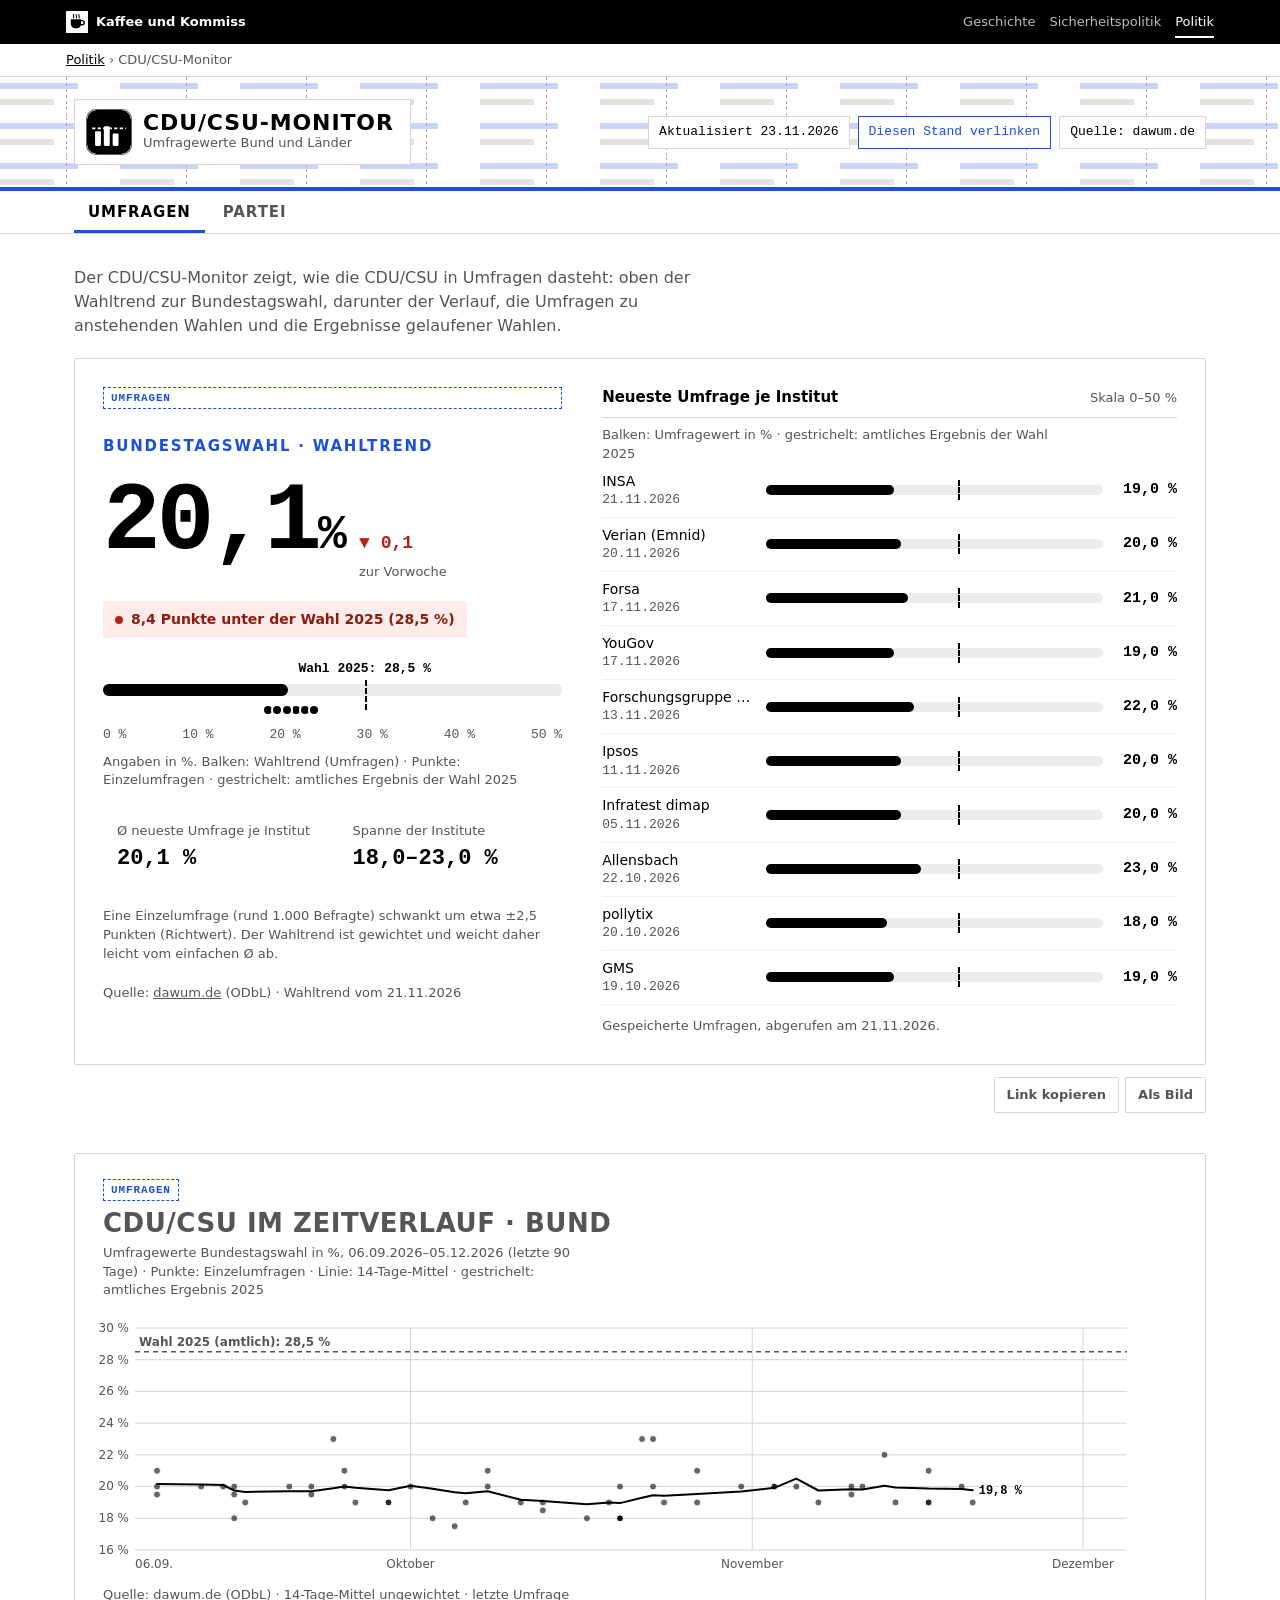
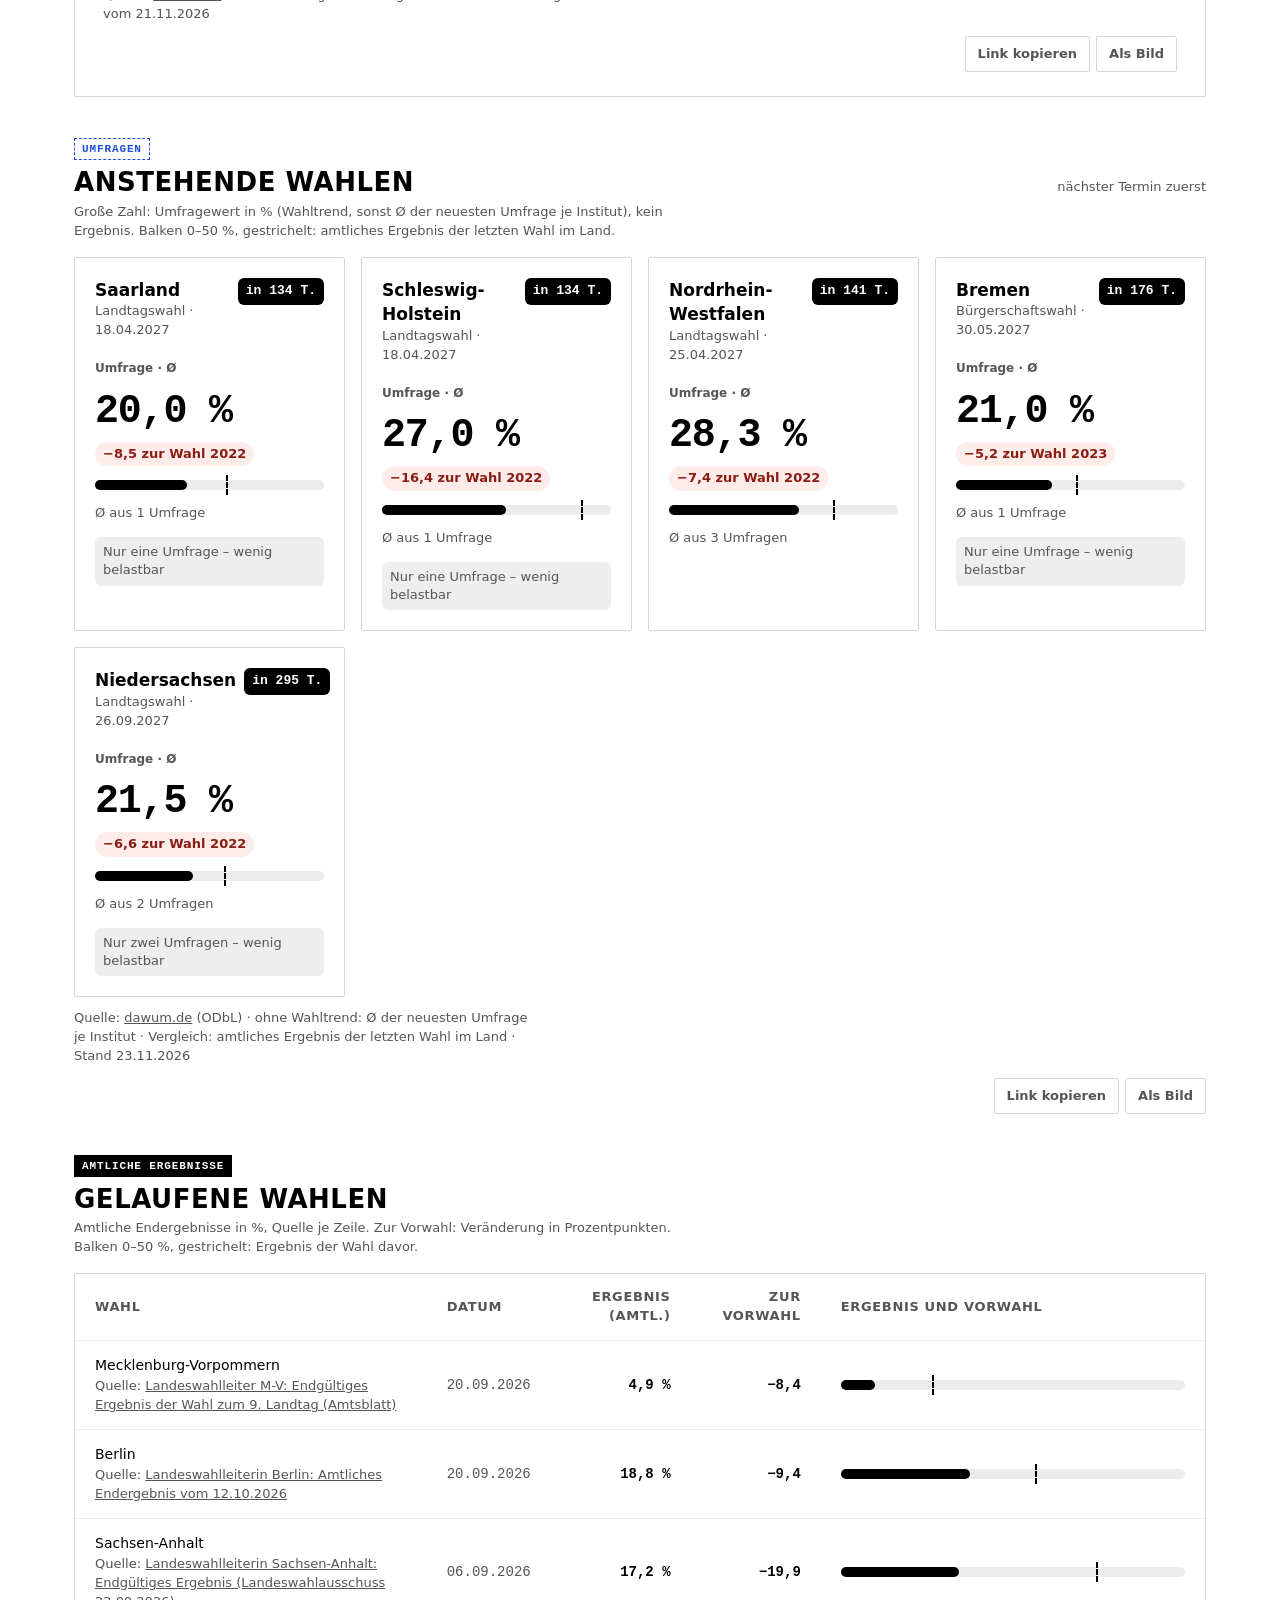
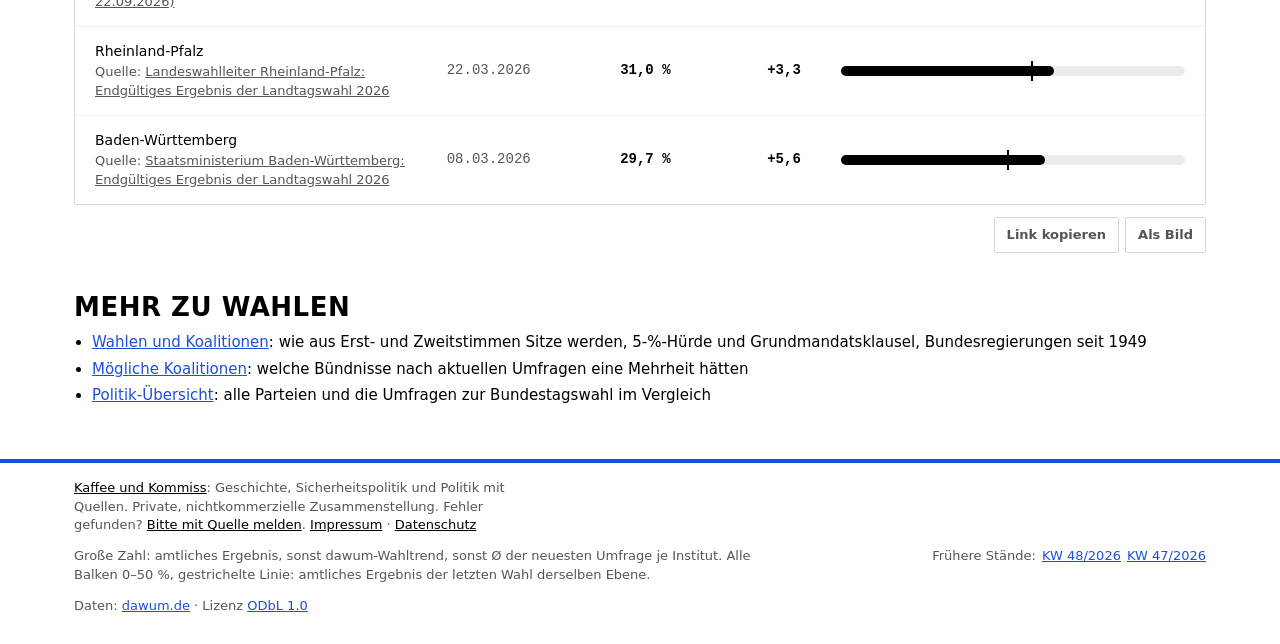
<file: index.html>
<!doctype html>
<html lang="de" class="kk-b-poli">
<head>
<meta charset="utf-8">
<meta name="viewport" content="width=device-width, initial-scale=1">
<title>CDU/CSU-Monitor · Umfragewerte</title>
<meta name="description" content="Aktuelle CDU/CSU-Umfragewerte: Bundestagswahl und Landtagswahlen, sortiert nach Wahltermin, im Vergleich zur letzten Wahl.">
<link rel="canonical" href="https://kaffeeundkommiss.github.io/cducsu-monitor/">
<!-- Vorschaukarten für Social Media und Blogs. Bilder erzeugt og/make-og.py (Routine, wöchentlich). -->
<meta property="og:type" content="website">
<meta property="og:site_name" content="CDU/CSU-Monitor">
<meta property="og:locale" content="de_DE">
<meta property="og:title" content="CDU/CSU-Monitor · Umfragewerte">
<meta property="og:description" content="Aktuelle CDU/CSU-Umfragewerte: Bundestagswahl und Landtagswahlen, sortiert nach Wahltermin, im Vergleich zur letzten Wahl.">
<meta property="og:url" content="https://kaffeeundkommiss.github.io/cducsu-monitor/">
<meta property="og:image" content="https://kaffeeundkommiss.github.io/cducsu-monitor/og/umfragen.png">
<meta property="og:image:width" content="1200">
<meta property="og:image:height" content="630">
<meta property="og:image:alt" content="CDU/CSU-Wahltrend im Bund im Vergleich zur Bundestagswahl 2025 und 14-Tage-Mittel der letzten 90 Tage">
<meta name="twitter:card" content="summary_large_image">
<meta name="twitter:title" content="CDU/CSU-Monitor · Umfragewerte">
<meta name="twitter:description" content="Aktuelle CDU/CSU-Umfragewerte: Bundestagswahl und Landtagswahlen, sortiert nach Wahltermin, im Vergleich zur letzten Wahl.">
<meta name="twitter:image" content="https://kaffeeundkommiss.github.io/cducsu-monitor/og/umfragen.png">
<link rel="icon" href="icons/favicon.ico" sizes="32x32">
<link rel="icon" href="icons/favicon.svg" type="image/svg+xml">
<link rel="apple-touch-icon" sizes="180x180" href="icons/apple-touch-icon.png">
<link rel="apple-touch-icon-precomposed" sizes="180x180" href="icons/apple-touch-icon.png">
<link rel="manifest" href="manifest.webmanifest">
<meta name="theme-color" content="#000000">
<meta name="apple-mobile-web-app-title" content="CDU/CSU-Monitor">
<meta name="apple-mobile-web-app-capable" content="yes">
<link rel="stylesheet" href="https://kaffeeundkommiss.github.io/schriften/schriften.css">
<link rel="stylesheet" href="basis.css">
<style>
  :root{
    --bg:#F5F6F2; --paper:#FFFFFF; --ink:#171A21; --mute:#5E6470; --line:#E3E5DE;
    --rail:#EEF0EA; --hair:#F0F1EC;
    --ueber:#1E4FD8; --partei:#000000; --vorwahl:#000000;
    --ok-bg:#E3EAFB; --ok-fg:#163BA3;
    --bad-bg:#FDECEA; --bad-fg:#8A1C12; --bad-dot:#B42318;
    --keine-bg:#EEF0EA; --keine-fg:#4A505B;
    --hinweis-bg:#FBF3CF; --hinweis-fg:#7A4A00;
    --body:"IBM Plex Sans",system-ui,sans-serif;
    --mono:"IBM Plex Mono",ui-monospace,monospace;
    --max:1180px; --r:14px;
  }
  *{box-sizing:border-box}
  html{-webkit-text-size-adjust:100%}
  body{margin:0;background:var(--bg);color:var(--ink);font-family:var(--body);font-size:15px;line-height:1.45}
  a{color:var(--ueber)} a:hover{color:#163BA3}
  .wrap{max-width:var(--max);margin:0 auto;padding:0 24px}
  h2{margin:0;font-size:22px;font-weight:700;letter-spacing:-.01em}
  .mono{font-family:var(--mono)}

  /* ---------- Kopf ---------- */
  header.top{background:var(--ink);color:#F5F6F2}
  header.top .wrap{display:flex;flex-wrap:wrap;align-items:center;justify-content:space-between;gap:16px;padding-top:18px;padding-bottom:18px}
  .marke{display:flex;align-items:center;gap:14px}
  .marke img{width:40px;height:40px;display:block;border-radius:9px;box-shadow:0 0 0 1px #5A606B}
  .marke .name{font-weight:700;font-size:20px;letter-spacing:-.01em}
  .marke .unter{font-size:13px;color:#B9BDC6}
  .badges{display:flex;flex-wrap:wrap;gap:8px;font-family:var(--mono);font-size:13px}
  .badges span{padding:6px 10px;border:1px solid #3A3F4B;border-radius:6px;white-space:nowrap}
  .badge-knopf{font:inherit;padding:6px 10px;border:1px solid #FFFFFF;border-radius:6px;background:transparent;color:#FFFFFF;cursor:pointer;white-space:nowrap}
  .badge-knopf:hover{background:#FFFFFF;color:#171A21}
  .momentaufnahme{margin-bottom:20px;padding:12px 16px;border-radius:10px;background:var(--hinweis-bg);color:var(--hinweis-fg);font-size:14px}
  .momentaufnahme a{color:inherit;font-weight:600}
  .quelle{margin:12px 0 0;font-size:13px;color:var(--mute)}
  .mehr-liste{margin:10px 0 0;padding-left:1.2em;font-size:15px;line-height:1.5}
  .mehr-liste li{margin:4px 0}
  .quelle a{color:var(--mute)}
  .abruf{margin:12px 0 0;font-size:13px;color:var(--mute)}
  .abruf a{color:var(--mute)}
  .unschaerfe{margin:0;font-size:13px;line-height:1.45;color:var(--mute)}
  td.wahl .beleg{display:block;font-size:13px;font-weight:400;color:var(--mute);margin-top:2px}
  td.wahl .beleg a{color:var(--mute)}
  footer .archiv a{margin-left:6px}
  nav.seiten{background:var(--ink);border-top:1px solid #2A2E38}
  nav.seiten .wrap{display:flex;gap:4px}
  nav.seiten a{color:#B9BDC6;text-decoration:none;font-weight:600;font-size:14px;padding:12px 14px;border-bottom:3px solid transparent}
  nav.seiten a:hover{color:#F5F6F2}
  nav.seiten a[aria-current="page"]{color:#F5F6F2;border-bottom-color:#F5F6F2}
  nav.seiten a:focus-visible{outline:2px solid #F5F6F2;outline-offset:-2px}

  main{max-width:var(--max);margin:0 auto;padding:32px 24px 8px;display:flex;flex-direction:column;gap:40px}
  .kopfzeile{display:flex;justify-content:space-between;align-items:baseline;flex-wrap:wrap;gap:8px}
  .kopfzeile .hint{font-size:13px;color:var(--mute)}
  .karte{background:var(--paper);border:1px solid var(--line);border-radius:var(--r)}

  /* ---------- Balken ---------- */
  .bar{position:relative;height:10px;background:var(--rail);border-radius:5px}
  .bar .fill{position:absolute;left:0;top:0;height:100%;width:var(--w);background:var(--c);border-radius:5px}
  /* Marke: Ergebnis der letzten Wahl derselben Ebene (Position je Balken) */
  .bar .mark{position:absolute;left:var(--m);top:-5px;bottom:-5px;border-left:2px dashed var(--vorwahl)}

  /* ---------- Bund-Hero ---------- */
  .hero{padding:28px;display:flex;flex-wrap:wrap;gap:40px}
  .hero .zahlen{flex:1 1 340px;display:flex;flex-direction:column;gap:20px;min-width:0}
  .hero .liste{flex:1.3 1 420px;min-width:0;display:flex;flex-direction:column;gap:4px}
  .ueberschrift{margin:0;font-size:15px;font-weight:600;text-transform:uppercase;letter-spacing:.06em;color:var(--mute)}
  .leitzahl{display:flex;align-items:baseline;gap:16px;flex-wrap:wrap}
  .leitzahl .num{font-family:var(--mono);font-weight:600;font-size:96px;line-height:1;letter-spacing:-.04em}
  .leitzahl .num .pz{font-size:48px}
  .leitzahl .delta{display:flex;flex-direction:column;gap:6px}
  .leitzahl .delta .wert{font-family:var(--mono);font-size:18px;font-weight:600}
  .leitzahl .delta .wert.ab{color:var(--bad-dot)} .leitzahl .delta .wert.auf{color:var(--ok-fg)}
  .leitzahl .delta .lbl{font-size:13px;color:var(--mute)}
  .chip{display:inline-flex;align-self:flex-start;align-items:center;gap:8px;padding:8px 12px;border-radius:8px;font-weight:600;font-size:14px}
  .chip .dot{width:8px;height:8px;border-radius:50%}
  .chip.unter{background:var(--bad-bg);color:var(--bad-fg)} .chip.unter .dot{background:var(--bad-dot)}
  .chip.ueber,.chip.auf{background:var(--ok-bg);color:var(--ok-fg)} .chip.ueber .dot,.chip.auf .dot{background:var(--ueber)}
  .chip.ohne{background:var(--keine-bg);color:var(--keine-fg)} .chip.ohne .dot{background:var(--keine-fg)}
  .chip.keine{background:var(--keine-bg);color:var(--keine-fg)} .chip.keine .dot{background:var(--keine-fg)}

  .skala{display:flex;flex-direction:column;gap:8px}
  .skala .feld{position:relative;height:60px}
  .skala .bar{position:absolute;left:0;right:0;top:26px;height:12px}
  .skala .bar .fill{border-radius:6px}
  .skala .bar .mark{top:-4px;bottom:-14px}
  /* marklbl und punkt liegen im .bar, ihre top-Werte zählen also ab dessen Oberkante:
     die Marke 20 px darüber, die Punkte 22 px darunter – so bleibt beides im .feld
     und läuft weder in den Balken noch in die Achsenbeschriftung. */
  .skala .marklbl{position:absolute;left:var(--m);top:-24px;transform:translateX(-50%);font-family:var(--mono);font-size:13px;font-weight:600;color:var(--vorwahl);white-space:nowrap}
  .skala .punkt{position:absolute;top:22px;width:8px;height:8px;border-radius:50%;background:var(--partei);transform:translateX(-50%);box-shadow:0 0 0 2px var(--paper)}
  .skala .achse{display:flex;justify-content:space-between;font-family:var(--mono);font-size:13px;color:var(--mute)}
  .skala .legende{font-size:13px;color:var(--mute)}

  .kennzahlen{margin:0;display:grid;grid-template-columns:repeat(2,minmax(0,1fr));gap:12px}
  .kennzahlen>div{background:var(--bg);border-radius:10px;padding:12px 14px}
  .kennzahlen dt{font-size:13px;color:var(--mute)}
  .kennzahlen dd{margin:2px 0 0;font-family:var(--mono);font-size:22px;font-weight:600}

  .liste .lkopf{display:flex;justify-content:space-between;align-items:baseline;padding-bottom:8px;border-bottom:1px solid var(--line)}
  .liste .lkopf h3{margin:0;font-size:15px;font-weight:600}
  .liste .lkopf .skl{font-size:13px;color:var(--mute)}
  .liste .llegende{margin:8px 0 0;font-size:13px;color:var(--mute)}
  .abschnitt-legende{margin:6px 0 0;font-size:13px;color:var(--mute);max-width:46em}
  .kachel .wart{font-size:12px;font-weight:600;color:var(--mute);margin-top:6px}
  .inst-zeile{display:grid;grid-template-columns:150px 1fr 60px;align-items:center;gap:14px;padding:7px 0;border-bottom:1px solid var(--hair)}
  .inst-zeile .nam{font-weight:500;font-size:14px;white-space:nowrap;overflow:hidden;text-overflow:ellipsis}
  .inst-zeile .dat{font-family:var(--mono);font-size:13px;color:var(--mute)}
  .inst-zeile .val{font-family:var(--mono);font-weight:600;text-align:right}
  details.insts>summary{display:none}

  /* ---------- Zeitverlauf ---------- */
  /* Farben der Seite, nicht eigene: Punkte wie im Hero (--partei), die letzte Wahl wie
     überall gestrichelt (--vorwahl), die Mittelwertlinie in --ink. */
  .verlauf{padding:24px 28px}
  .verlauf h2{font-size:15px;font-weight:600;text-transform:uppercase;letter-spacing:.06em;color:var(--mute)}
  .verlauf .sub{margin:6px 0 14px;font-size:13px;color:var(--mute)}
  .fv-chart{position:relative;min-height:260px;
    --fv-linie:var(--ink); --fv-punkt:var(--partei); --fv-vorwahl:var(--mute);
    --fv-gitter:var(--line); --fv-mute:var(--mute)}
  .fv-chart svg{display:block;width:100%;height:auto;overflow:visible}
  /* Endwert und Beschriftung der letzten Wahl liegen zwangsläufig über Punkten – ein Rand in
     Papierfarbe stellt sie frei, statt sie dort hineinzuzeichnen. */
  .fv-chart .fv-frei{paint-order:stroke fill;stroke:var(--paper);stroke-width:3.5px;stroke-linejoin:round}
  .fv-leer{min-height:0;font-size:14px;color:var(--mute);padding:8px 0}
  .fv-quelle{margin:12px 0 0;font-size:13px;color:var(--mute)}
  .fv-quelle a{color:var(--mute)}
  .fv-tip{position:absolute;pointer-events:none;display:none;z-index:2;
    background:var(--paper);border:1px solid var(--line);border-radius:8px;
    padding:8px 10px;font-size:13px;line-height:1.45;white-space:nowrap;
    box-shadow:0 4px 14px rgba(23,26,33,.16)}
  .fv-tip .fv-d{font-family:var(--mono);color:var(--mute);margin-bottom:2px}
  .fv-tip .fv-m{font-weight:600}

  /* ---------- Anstehende Wahlen ---------- */
  .kacheln{display:grid;grid-template-columns:repeat(auto-fill,minmax(250px,1fr));gap:16px}
  .kachel{padding:20px;display:flex;flex-direction:column;gap:14px}
  .kachel .kkopf{display:flex;justify-content:space-between;align-items:flex-start;gap:8px}
  .kachel h3{margin:0;font-size:17px;font-weight:600}
  .kachel .wann{font-size:13px;color:var(--mute)}
  .kachel .tage{font-family:var(--mono);font-size:13px;font-weight:600;padding:4px 8px;border-radius:6px;background:var(--ink);color:#FFFFFF;white-space:nowrap}
  .kachel .wert{display:flex;align-items:baseline;gap:10px;flex-wrap:wrap}
  .kachel .wert .num{font-family:var(--mono);font-size:40px;font-weight:600;letter-spacing:-.03em;line-height:1}
  .kachel .pill{font-size:13px;font-weight:600;padding:3px 8px;border-radius:999px}
  .pill.unter{background:var(--bad-bg);color:var(--bad-fg)}
  .pill.ueber,.pill.auf{background:var(--ok-bg);color:var(--ok-fg)}
  .pill.keine,.pill.ohne{background:var(--keine-bg);color:var(--keine-fg)}
  .kachel .basis{font-size:13px;color:var(--mute)}
  .notiz{font-size:13px;line-height:1.4;color:var(--keine-fg);background:var(--keine-bg);border-radius:6px;padding:6px 8px}
  .hinweis{font-size:13px;color:var(--hinweis-fg);background:var(--hinweis-bg);border-radius:6px;padding:6px 8px}
  .kachel.leer{gap:10px}
  .kachel.leer .wert .num{font-size:28px;color:var(--mute)}

  /* ---------- Gelaufene Wahlen ---------- */
  .tabelle{overflow-x:auto}
  table{width:100%;border-collapse:collapse;font-size:14px;min-width:560px}
  thead tr{text-align:left;color:var(--mute);font-size:13px;text-transform:uppercase;letter-spacing:.05em}
  th{padding:14px 20px;font-weight:600}
  td{padding:14px 20px}
  tbody tr{border-top:1px solid var(--hair)}
  td.wahl{font-weight:500}
  td.mono{font-family:var(--mono);color:var(--mute)}
  td.erg{font-family:var(--mono);font-weight:600;text-align:right}
  td.trend{font-family:var(--mono);color:var(--mute);text-align:right}
  td.vgl{font-family:var(--mono);font-weight:600;text-align:right;white-space:nowrap}
  td.erg .vgl-kurz{display:none}
  th.abstand,td.abstand{width:34%}

  footer{margin-top:40px}
  footer .wrap{border-top:1px solid var(--line);padding:20px 0 48px;display:flex;flex-wrap:wrap;justify-content:space-between;gap:12px;font-size:13px;color:var(--mute)}
  footer .erklaer{max-width:720px}

  .fehler{padding:20px;font-size:14px;color:var(--bad-fg);background:var(--bad-bg);border-radius:var(--r)}

  /* ---------- Mobil ---------- */
  @media(max-width:599px){
    .wrap,main{padding-left:16px;padding-right:16px}
    main{gap:28px;padding-top:20px}
    .hero{padding:20px;gap:20px;flex-direction:column}
    .hero .zahlen,.hero .liste{flex:1 1 auto}
    .leitzahl .num{font-size:72px}
    .leitzahl .num .pz{font-size:36px}
    h2{font-size:20px}
    details.insts>summary{display:flex;align-items:center;justify-content:center;min-height:44px;padding:0 14px;
      border:1px solid var(--line);background:var(--bg);border-radius:10px;font-size:14px;font-weight:600;cursor:pointer}
    details.insts>summary::-webkit-details-marker{display:none}
    .inst-zeile{grid-template-columns:1fr 52px;gap:4px 12px}
    .inst-zeile .bar{grid-column:1 / -1}
    /* Wahlen als schmale Zeilen statt Kacheln */
    .kacheln{grid-template-columns:1fr;gap:10px}
    .kachel{padding:14px 16px;display:grid;grid-template-columns:1fr auto;gap:8px 12px;align-items:center}
    .kachel .kkopf{display:contents}
    .kachel .tage{justify-self:end;align-self:start}
    .kachel .wert{grid-column:1 / -1}
    .kachel .wert .num{font-size:26px}
    .kachel .bar,.kachel .basis,.kachel .hinweis,.kachel .notiz{grid-column:1 / -1}
    .verlauf{padding:18px 16px}
    .fv-chart{min-height:220px}
    .kachel .basis{display:none}
    th,td{padding:12px 14px}
    /* Am Handy passt die Tabelle nur ohne Balkenspalte: der Wert steht ja daneben. */
    table{min-width:0}
    th.abstand,td.abstand{display:none}
    td.mono{white-space:nowrap}
    td.erg{white-space:nowrap}
    /* Die Veränderung zur Vorwahl steht am Handy unter dem Ergebnis statt in eigener Spalte. */
    th.vgl,td.vgl{display:none}
    #gelaufen-tabelle th,#gelaufen-tabelle td{padding:12px 10px}
    td.erg .vgl-kurz{display:block;font-size:12px;font-weight:500;color:var(--mute)}
  }
.einstieg{margin:0 0 -20px;max-width:40em;color:var(--mute);font-size:16px;line-height:1.5}
</style>
<link rel="stylesheet" href="bereich.css?v=3">
</head>
<body>
<div class="kk-leiste"><div class="kk-in">
  <a class="kk-haus" href="https://kaffeeundkommiss.github.io/"><img src="kk-tasse.svg" alt="" width="22" height="22"><span>Kaffee und Kommiss</span></a>
  <nav class="kk-bereiche" aria-label="Bereiche"><a href="https://kaffeeundkommiss.github.io/geschichte/">Geschichte</a><a href="https://kaffeeundkommiss.github.io/sicherheitspolitik/"><span class="kk-lang">Sicherheitspolitik</span><span class="kk-kurz">Sicherheit</span></a><a href="https://kaffeeundkommiss.github.io/politik/" aria-current="true">Politik</a></nav>
</div></div>

<nav class="kk-pfad" aria-label="Pfad"><div class="kk-in"><a href="https://kaffeeundkommiss.github.io/politik/">Politik</a> › <span aria-current="page">CDU/CSU-Monitor</span></div></nav>
<header class="top">
  <div class="wrap">
    <div class="marke">
      <img src="icons/icon.svg" width="40" height="40" alt="">
      <div>
        <h1 class="name">CDU/CSU-Monitor</h1>
        <div class="unter">Umfragewerte Bund und Länder</div>
      </div>
    </div>
    <div class="badges">
      <span id="stand">Stand wird geladen …</span>
      <button type="button" class="badge-knopf" id="stand-link" hidden title="Link auf diesen Datenstand kopieren – zeigt auch später dieselben Zahlen">Diesen Stand verlinken</button>
      <span>Quelle: dawum.de</span>
    </div>
  </div>
</header>
<nav class="seiten" aria-label="Seiten">
  <div class="wrap">
    <a href="index.html" aria-current="page">Umfragen</a>
    <a href="partei.html">Partei</a>
  </div>
</nav>

<main>
  <div class="momentaufnahme" id="momentaufnahme" hidden></div>

  <p class="einstieg">Der CDU/CSU-Monitor zeigt, wie die CDU/CSU in Umfragen dasteht: oben der Wahltrend zur Bundestagswahl, darunter der Verlauf, die Umfragen zu anstehenden Wahlen und die Ergebnisse gelaufener Wahlen.</p>

  <section id="bund-hero" aria-labelledby="bund-titel" data-teilen="Bundestagswahl"></section>

  <section id="bund-verlauf" class="karte verlauf" aria-labelledby="verlauf-titel" data-teilen="Zeitverlauf Bund" hidden>
    <span class="art umfrage">Umfragen</span>
    <h2 id="verlauf-titel">CDU/CSU im Zeitverlauf · Bund</h2>
    <p class="sub" id="verlauf-sub">Punkte: Einzelumfragen · Linie: 14-Tage-Mittel</p>
    <div id="verlauf-chart" class="fv-chart"></div>
    <p class="fv-quelle" id="verlauf-quelle">Quelle: <a href="https://dawum.de/Bundestag/" rel="noopener">dawum.de</a> (ODbL) · 14-Tage-Mittel ungewichtet</p>
  </section>

  <section id="anstehend" aria-labelledby="anstehend-titel" data-teilen="Anstehende Wahlen">
    <span class="art umfrage">Umfragen</span>
    <div class="kopfzeile">
      <h2 id="anstehend-titel">Anstehende Wahlen</h2>
      <span class="hint">nächster Termin zuerst</span>
    </div>
    <p class="abschnitt-legende">Große Zahl: Umfragewert in % (Wahltrend, sonst Ø der neuesten Umfrage je Institut), kein Ergebnis. Balken 0–50 %, gestrichelt: amtliches Ergebnis der letzten Wahl im Land.</p>
    <div class="kacheln" id="anstehend-grid" style="margin-top:16px"></div>
    <p class="quelle">Quelle: <a href="https://dawum.de" rel="noopener">dawum.de</a> (ODbL) · ohne Wahltrend: Ø der neuesten Umfrage je Institut · Vergleich: amtliches Ergebnis der letzten Wahl im Land<span id="anstehend-stand"></span></p>
  </section>

  <section id="gelaufen" aria-labelledby="gelaufen-titel" data-teilen="Gelaufene Wahlen" data-quelle="amtliche Endergebnisse der Landeswahlleitungen" hidden>
    <span class="art amtlich">Amtliche Ergebnisse</span>
    <div class="kopfzeile"><h2 id="gelaufen-titel">Gelaufene Wahlen</h2></div>
    <p class="abschnitt-legende">Amtliche Endergebnisse in %, Quelle je Zeile. Zur Vorwahl: Veränderung in Prozentpunkten. Balken 0–50 %, gestrichelt: Ergebnis der Wahl davor.</p>
    <div class="karte tabelle" id="gelaufen-tabelle" style="margin-top:16px"></div>
  </section>
  <section id="mehr-wahlen" aria-labelledby="mehr-wahlen-titel">
    <h2 id="mehr-wahlen-titel">Mehr zu Wahlen</h2>
    <ul class="mehr-liste">
      <li><a href="https://kaffeeundkommiss.github.io/politik/wahlen/">Wahlen und Koalitionen</a>: wie aus Erst- und Zweitstimmen Sitze werden, 5-%-Hürde und Grundmandatsklausel, Bundesregierungen seit 1949</li>
      <li><a href="https://kaffeeundkommiss.github.io/politik/koalitionen/">Mögliche Koalitionen</a>: welche Bündnisse nach aktuellen Umfragen eine Mehrheit hätten</li>
      <li><a href="https://kaffeeundkommiss.github.io/politik/">Politik-Übersicht</a>: alle Parteien und die Umfragen zur Bundestagswahl im Vergleich</li>
    </ul>
  </section>
</main>

<footer>
  <div class="wrap">
    <p class="kk-satz"><a href="https://kaffeeundkommiss.github.io/">Kaffee und Kommiss</a>: Geschichte, Sicherheitspolitik und Politik mit Quellen. Private, nichtkommerzielle Zusammenstellung. Fehler gefunden? <a href="https://kaffeeundkommiss.github.io/kontakt/">Bitte mit Quelle melden</a>. <a href="https://kaffeeundkommiss.github.io/kontakt/#impressum">Impressum</a> · <a href="https://kaffeeundkommiss.github.io/kontakt/#datenschutz">Datenschutz</a></p>
    <span class="erklaer">
      Große Zahl: amtliches Ergebnis, sonst dawum-Wahltrend, sonst Ø der neuesten Umfrage je Institut.
      Alle Balken 0–50 %, gestrichelte Linie: amtliches Ergebnis der letzten Wahl derselben Ebene.
    </span>
    <span class="archiv" id="archiv" hidden></span>
    <span>
      Daten: <a href="https://dawum.de" rel="noopener">dawum.de</a> ·
      Lizenz <a href="https://opendatacommons.org/licenses/odbl/1-0/" rel="noopener">ODbL 1.0</a>
    </span>
  </div>
</footer>

<!-- ?v= bei jeder Änderung an monitor-utils.js hochzählen: sonst kann ein Browser
     die alte Fassung aus dem Cache zur neuen Seite laden (siehe Notbremse unten). -->
<script src="monitor-utils.js?v=4"></script>
<script src="teilen.js?v=2"></script>
<script>
(async function(){
  // Die Seite besteht aus einer HTML- und einer JS-Datei, die zusammengehören. Liefert ein
  // Cache die alte monitor-utils.js zur neuen index.html, fehlen Funktionen und es käme
  // eine komplett leere Seite heraus. Deshalb: prüfen, einmal frisch nachladen, und wenn
  // auch das nicht hilft, den Fehler zeigen statt nichts.
  const BENOETIGT = ['fmt','dfmt','esc','extractPartei','filterByAge','filterTrend','rowsNachWahl',
                     'gruppiereEbenen','tageBis','vergleichText','wahlAbgeschlossen',
                     'verlaufPunkte','gleitendesMittel','mergeVerlauf','isoWoche','unschaerfe'];
  const fehlende = () => BENOETIGT.filter((n) => typeof (window.MonitorUtils || {})[n] !== 'function');

  function zeigeFehler(text){
    const el = document.getElementById('bund-hero');
    if(el) el.innerHTML = '<div class="fehler"><strong>Die Seite konnte nicht geladen werden.</strong><br>'
      + text + '</div>';
  }

  if(fehlende().length){
    console.warn('monitor-utils.js unvollständig (vermutlich aus dem Cache), lade neu:', fehlende());
    await new Promise((fertig) => {
      const s = document.createElement('script');
      s.src = 'monitor-utils.js?frisch=' + Date.now();
      s.onload = s.onerror = fertig;
      document.head.appendChild(s);
    });
  }
  if(fehlende().length){
    zeigeFehler('Eine veraltete Fassung von <code>monitor-utils.js</code> steckt im Cache. '
      + 'Bitte die Seite neu laden (am Handy: Browser-Cache leeren).');
    return;
  }

  // Momentaufnahme: ?stand=2026-KW45 zeigt den damals gespeicherten Stand aus archiv/,
  // ohne Live-Daten – damit ein Link in einem Blogpost auch später dieselben Zahlen zeigt.
  const SNAP = (/^\d{4}-KW\d{2}$/.exec(new URLSearchParams(location.search).get('stand') || '') || [null])[0];
  const DATA_URL = SNAP ? 'archiv/' + SNAP + '.json' : 'data.json?t=' + Date.now();
  const DAWUM_URL = 'https://api.dawum.de/newest_surveys.json';
  const MAX_PCT = 50;                      // Skala aller Balken, einheitlich (0–50 %)
  const {fmt, dfmt, esc, extractPartei, filterByAge, filterTrend, rowsNachWahl,
         gruppiereEbenen, tageBis, vergleichText, wahlAbgeschlossen,
         verlaufPunkte, gleitendesMittel, mergeVerlauf, isoWoche, unschaerfe} = MonitorUtils;

  const pz = (v) => fmt(v) + ' %';
  const breite = (v) => (v == null ? 0 : Math.min(Math.max(v, 0), MAX_PCT) / MAX_PCT * 100).toFixed(2) + '%';
  // Vergleichswert einer Ebene: amtliches Ergebnis der letzten Wahl ({wert, jahr}).
  const vw = (ebene) => (ebene && ebene.vorwahl && ebene.vorwahl.wert != null ? ebene.vorwahl : null);
  // Balken in Parteifarbe; die gestrichelte Marke steht beim Ergebnis der letzten Wahl.
  const balken = (v, ref, extra) => `<div class="bar" style="--m:${ref ? breite(ref.wert) : '0%'}">
      <div class="fill" style="--w:${breite(v)};--c:var(--partei)"></div>
      ${ref ? '<div class="mark"></div>' : ''}${extra || ''}</div>`;
  // "Landtagswahl Saarland" -> Land "Saarland", Typ "Landtagswahl"
  const teileName = (name) => {
    const t = String(name || '').split(' ');
    return t.length > 1 ? {typ: t[0], land: t.slice(1).join(' ')} : {typ: '', land: name || ''};
  };

  // ---------- Daten laden (unveränderte Logik) ----------
  let data = {ebenen: []};
  const banner = document.getElementById('momentaufnahme');
  const kwText = (kw) => kw.replace(/^(\d{4})-KW(\d{2})$/, 'KW $2/$1');
  try {
    const r = await fetch(DATA_URL, {cache: 'no-store'});
    if(!r.ok) throw new Error('HTTP ' + r.status);
    data = await r.json();
  } catch(e){
    console.warn('%s nicht ladbar', DATA_URL, e);
    if(!SNAP){
      document.getElementById('stand').textContent = 'Daten nicht geladen';
      zeigeFehler('Die Umfragedaten (<code>data.json</code>) waren nicht abrufbar. '
        + 'Bitte später erneut laden.');
      return;
    }
    if(SNAP){
      banner.hidden = false;
      document.getElementById('stand').textContent = 'Momentaufnahme fehlt';
      banner.innerHTML = 'Die Momentaufnahme ' + esc(kwText(SNAP)) + ' gibt es nicht. '
        + '<a href="' + esc(location.pathname) + '">Zur aktuellen Ansicht</a>';
      return;
    }
  }
  // Bezugstag aller Altersfilter und Countdowns: in einer Momentaufnahme der Tag, an dem
  // sie entstand, sonst heute.
  const NOW = SNAP && data.erstellt ? new Date(data.erstellt) : undefined;
  const KW = isoWoche(data.erstellt);
  document.getElementById('stand').textContent = SNAP
    ? 'Momentaufnahme ' + kwText(SNAP)
    : 'Aktualisiert ' + (data.erstellt ? dfmt(data.erstellt) : 'unbekannt');
  if(SNAP){
    banner.hidden = false;
    banner.innerHTML = 'Momentaufnahme ' + esc(kwText(SNAP)) + ', Datenstand ' + esc(dfmt(data.erstellt))
      + '. Gezeigt werden die damals gespeicherten Werte, ohne Live-Daten. '
      + '<a href="' + esc(location.pathname) + '">Zur aktuellen Ansicht</a>';
  } else if(KW){
    const knopf = document.getElementById('stand-link');
    knopf.hidden = false;
    knopf.addEventListener('click', async () => {
      const url = location.origin + location.pathname + '?stand=' + KW;
      try { await navigator.clipboard.writeText(url); knopf.textContent = 'Link kopiert'; }
      catch(e){ window.prompt('Link auf diesen Datenstand:', url); }
      setTimeout(() => { knopf.textContent = 'Diesen Stand verlinken'; }, 1800);
    });
  }
  // Frühere Stände im Fuß verlinken (archiv/index.json schreibt update.py).
  fetch('archiv/index.json', {cache: 'no-store'}).then((r) => r.ok ? r.json() : [])
    .then((liste) => {
      const el = document.getElementById('archiv');
      const kws = (liste || []).filter((k) => /^\d{4}-KW\d{2}$/.test(k)).sort().reverse().slice(0, 8);
      if(!el || !kws.length) return;
      el.hidden = false;
      el.innerHTML = 'Frühere Stände:' + kws.map((k) => '<a href="?stand=' + k + '">' + esc(kwText(k)) + '</a>').join('');
    }).catch(() => {});

  let db = null;
  if(!SNAP && (data.ebenen || []).some((e) => !wahlAbgeschlossen(e))){
    // Zeitbegrenzung (Startwert 6 s): Antwortet dawum nicht, zeigt die Seite die
    // gespeicherten Werte aus data.json, statt auf die API zu warten.
    const abbruch = new AbortController();
    const uhr = setTimeout(() => abbruch.abort(), 6000);
    try { db = await (await fetch(DAWUM_URL, {signal: abbruch.signal})).json(); }
    catch(e){ console.warn('dawum live nicht erreichbar, nutze data.json', e); }
    finally { clearTimeout(uhr); }
  } // sind alle Wahlen gelaufen, gibt es nichts abzufragen

  // Einzelumfragen je Ebene: live von dawum, sonst der gespeicherte Fallback.
  function umfragen(ebene){
    // Ist die Wahl gelaufen und amtlich, ersetzt das Ergebnis die Umfragen: dann hier
    // nichts mehr abfragen oder auswerten.
    if(wahlAbgeschlossen(ebene))
      return {rows: [], live: false, stand: (ebene.wahlergebnis || {}).datum, fertig: true};
    if(db){
      const rows = filterByAge(
        extractPartei(db, (t) => new RegExp(ebene.parlament_regex, 'i').test(t)),
        ebene.umfrage_max_alter_tage, NOW);
      return {rows, live: true, stand: db.Database && db.Database.Last_Update};
    }
    const fb = ebene.umfragen || {};
    return {rows: filterByAge(fb.rows || [], ebene.umfrage_max_alter_tage, NOW), live: false, stand: fb.stand};
  }

  // Leitzahl-Rangfolge: amtliches Ergebnis -> aktueller Wahltrend -> Ø der Umfragen.
  function leitzahl(ebene, rows){
    const erg = ebene.wahlergebnis && ebene.wahlergebnis.wert != null ? ebene.wahlergebnis : null;
    const mittel = erg ? rowsNachWahl(rows, erg.datum) : rows;
    const avg = mittel.length ? mittel.reduce((s, r) => s + r.wert, 0) / mittel.length : null;
    const trend = filterTrend(ebene.wahltrend, ebene.wahltrend_max_alter_tage, NOW);
    if(erg)   return {art: 'ergebnis', wert: erg.wert, erg, avg, anzahl: mittel.length};
    if(trend) return {art: 'trend', wert: trend.wert, trend, avg, anzahl: mittel.length};
    return {art: 'avg', wert: avg, avg, anzahl: mittel.length};
  }

  // Hinweis nur, wenn ein Wahltrend da ist, aber veraltet. Fehlt er ganz (in den Ländern
  // die Regel), sagt das die Basiszeile ("Ø aus n Umfragen") und der Satz unter den
  // Kacheln. Ein gelber Kasten in jeder Kachel sah nach Warnung aus und war nur Rauschen.
  function hinweis(ebene){
    const t = ebene.wahltrend;
    if(t && t.wert != null && !filterTrend(t, ebene.wahltrend_max_alter_tage, NOW))
      return 'Wahltrend vom ' + dfmt(t.stand) + ' – Aktualisierung prüfen';
    return '';
  }

  // Kennzeichen über jedem Diagramm: Umfrage oder amtliches Ergebnis (Gestaltung in bereich.css).
  const artMarke = (art) => art === 'amtlich'
    ? '<span class="art amtlich">Amtliches Ergebnis</span>' : '<span class="art umfrage">Umfragen</span>';

  const gruppen = gruppiereEbenen(data.ebenen || [], NOW);

  // ---------- Bund-Hero ----------
  const heroEl = document.getElementById('bund-hero');
  const bund = gruppen.bund[0];
  if(!bund){
    heroEl.innerHTML = '<div class="fehler">Keine Bundesdaten in data.json gefunden.</div>';
  } else {
    const {rows, live, stand} = umfragen(bund);
    const lz = leitzahl(bund, rows);
    const ref = vw(bund);
    const h = vergleichText(lz.wert, ref);
    const d = lz.art === 'trend' ? lz.trend.delta : null;
    const werte = rows.map((r) => r.wert);
    const spanne = werte.length ? fmt(Math.min(...werte)) + '–' + fmt(Math.max(...werte)) + ' %' : '–';
    const punkte = rows.map((r) =>
      `<span class="punkt" style="left:${breite(r.wert)}" title="${esc(r.institut)}: ${pz(r.wert)}"></span>`).join('');
    const hw = hinweis(bund);
    const moe = unschaerfe(lz.wert, 1000);
    const standHero = lz.art === 'trend' && lz.trend.stand ? 'Wahltrend vom ' + dfmt(lz.trend.stand)
      : stand ? 'Stand ' + dfmt(stand) : '';
    heroEl.dataset.quelle = 'dawum.de (ODbL)';
    heroEl.dataset.stand = standHero;

    heroEl.innerHTML = `<div class="karte hero">
      <div class="zahlen">
        ${artMarke(lz.art === 'ergebnis' ? 'amtlich' : 'umfrage')}
        <h2 class="ueberschrift" id="bund-titel">${esc(bund.name)} · ${
          lz.art === 'trend' ? 'Wahltrend' : lz.art === 'ergebnis' ? 'Amtliches Ergebnis' : 'Ø der Umfragen'}</h2>
        <div class="leitzahl">
          <div class="num">${lz.wert == null ? '–' : fmt(lz.wert) + '<span class="pz">%</span>'}</div>
          ${d != null ? `<div class="delta">
              <span class="wert ${d < 0 ? 'ab' : 'auf'}">${d < 0 ? '▼' : '▲'} ${fmt(Math.abs(d))}</span>
              <span class="lbl">zur Vorwoche</span></div>` : ''}
        </div>
        <div class="chip ${h.status}"><span class="dot"></span>${esc(h.lang)}</div>
        ${hw ? `<div class="hinweis">${esc(hw)}</div>` : ''}
        <div class="skala">
          <div class="feld">
            ${balken(lz.wert, ref, (ref ? '<div class="marklbl">Wahl ' + esc(ref.jahr) + ': ' + pz(ref.wert) + '</div>' : '') + punkte)}
          </div>
          <div class="achse"><span>0 %</span><span>10 %</span><span>20 %</span><span>30 %</span><span>40 %</span><span>50 %</span></div>
          <div class="legende">Angaben in %. Balken: ${lz.art === 'trend' ? 'Wahltrend (Umfragen)' : lz.art === 'ergebnis' ? 'amtliches Ergebnis' : 'Ø der Umfragen'} · Punkte: Einzelumfragen${ref ? ' · gestrichelt: amtliches Ergebnis der Wahl ' + esc(ref.jahr) : ''}</div>
        </div>
        <dl class="kennzahlen">
          <div><dt>Ø neueste Umfrage je Institut</dt><dd>${lz.avg == null ? '–' : pz(lz.avg)}</dd></div>
          <div><dt>Spanne der Institute</dt><dd>${spanne}</dd></div>
        </dl>
        ${moe != null ? `<p class="unschaerfe">Eine Einzelumfrage (rund 1.000 Befragte) schwankt um
          etwa ±${fmt(moe)} Punkten (Richtwert).${lz.art === 'trend'
          ? ' Der Wahltrend ist gewichtet und weicht daher leicht vom einfachen Ø ab.' : ''}</p>` : ''}
        <p class="quelle" style="margin:0">Quelle: <a href="https://dawum.de/${esc(bund.dawum_slug || '')}/" rel="noopener">dawum.de</a>
          (ODbL)${standHero ? ' · ' + esc(standHero) : ''}</p>
      </div>
      <div class="liste">
        <details class="insts" id="insts">
          <summary>Alle Institute anzeigen</summary>
          <div class="lkopf">
            <h3>Neueste Umfrage je Institut</h3><span class="skl">Skala 0–50 %</span>
          </div>
          <p class="llegende">Balken: Umfragewert in %${ref ? ' · gestrichelt: amtliches Ergebnis der Wahl ' + esc(ref.jahr) : ''}</p>
          ${rows.length ? rows.slice().sort((a, b) => (b.datum || '').localeCompare(a.datum || '')).map((r) =>
            `<div class="inst-zeile">
               <div><div class="nam">${esc(r.institut)}</div><div class="dat">${dfmt(r.datum)}</div></div>
               ${balken(r.wert, ref)}
               <div class="val">${pz(r.wert)}</div>
             </div>`).join('')
            : '<p class="basis">Keine Einzelumfragen gefunden.</p>'}
          <p class="abruf">${live
            ? 'Live von <a href="https://dawum.de/' + esc(bund.dawum_slug || '') + '/" rel="noopener">dawum.de</a>, Datenbank-Stand ' + dfmt(stand) + '.'
            : (stand ? 'Gespeicherte Umfragen, abgerufen am ' + dfmt(stand) + '.' : 'Live-Abruf nicht möglich und keine gespeicherten Daten.')}</p>
        </details>
      </div>
    </div>`;

    // Auf dem Desktop ist die Institutsliste offen, auf dem Handy hinter dem Button.
    const insts = document.getElementById('insts');
    const breit = window.matchMedia('(min-width:600px)');
    const anpassen = () => { insts.open = breit.matches; };
    anpassen();
    breit.addEventListener('change', anpassen);
  }

  // ---------- Zeitverlauf Bund ----------
  // Die Zeitreihe kommt aus data.json (die Routine holt sie wöchentlich aus der
  // vollständigen dawum-Datenbank). Die ohnehin schon geladenen neuesten Umfragen
  // werden dazugemischt, damit der rechte Rand zwischen zwei Läufen aktuell ist –
  // ohne einen zweiten, großen Abruf im Browser.
  (function zeitverlauf(){
    const sec = document.getElementById('bund-verlauf');
    const host = document.getElementById('verlauf-chart');
    if(!sec || !host || !bund) return;
    sec.hidden = false;

    const TAGE = (bund.verlauf_tage || 90), FENSTER = 14;
    const gespeichert = (bund.verlauf || {}).rows || [];
    const live = db ? extractPartei(db, (t) => new RegExp(bund.parlament_regex, 'i').test(t)) : [];
    const punkte = verlaufPunkte(mergeVerlauf(gespeichert, live), TAGE, NOW);

    if(punkte.length < 2){
      host.className = 'fv-leer';
      host.textContent = 'Zeitverlauf derzeit nicht verfügbar.';
      return;
    }
    const linie = gleitendesMittel(punkte, FENSTER);
    const sub = document.getElementById('verlauf-sub');
    // Zeitraum und Stand als Datum, nicht nur "letzte 90 Tage": ein Screenshot muss
    // auch Wochen später noch sagen, welches Fenster er zeigt.
    const refV = vw(bund);
    const bisT = NOW || new Date();
    const vonT = new Date(Date.UTC(bisT.getUTCFullYear(), bisT.getUTCMonth(), bisT.getUTCDate()) - TAGE * 864e5);
    const isoT = (t) => new Date(t).toISOString().slice(0, 10);
    if(sub) sub.textContent = `Umfragewerte Bundestagswahl in %, ${dfmt(isoT(vonT))}–${dfmt(isoT(bisT))} `
      + `(letzte ${TAGE} Tage) · Punkte: Einzelumfragen · Linie: ${FENSTER}-Tage-Mittel`
      + (refV ? ` · gestrichelt: amtliches Ergebnis ${refV.jahr}` : '');
    const vq = document.getElementById('verlauf-quelle');
    if(vq) vq.append(` · letzte Umfrage vom ${dfmt(isoT(punkte[punkte.length - 1].t))}`);

    const NS = 'http://www.w3.org/2000/svg';
    const el = (n, a, eltern) => { const e = document.createElementNS(NS, n);
      for(const k in a) e.setAttribute(k, a[k]); if(eltern) eltern.appendChild(e); return e; };
    const tip = document.createElement('div'); tip.className = 'fv-tip';
    // Kein eigener Formatierer: die Zeitstempel der Zeitreihe sind UTC-Mitternacht,
    // und dfmt() ist die eine Stelle, die ein reines Datum zeitzonenfest anzeigt.
    const dfmKurz = (t) => dfmt(new Date(t).toISOString().slice(0, 10));

    function zeichne(){
      host.replaceChildren();
      const schmal = host.clientWidth < 420;
      const W = Math.max(280, host.clientWidth), H = schmal ? 220 : 260;
      const ml = 32, mr = schmal ? 48 : 50, mt = 14, mb = 24;
      // Die y-Achse umfasst nur den Bereich der Werte plus Rand, das Ergebnis der letzten
      // Wahl immer eingeschlossen. Es ist ein Liniendiagramm, kein Balken: eine Achse,
      // die nicht bei 0 beginnt, verzerrt hier keine Flächen.
      const ref = vw(bund);
      const werte = punkte.map((p) => p.v).concat(ref ? [ref.wert] : []);
      const yMin = Math.max(0, Math.floor(Math.min(...werte)) - 1);
      const yMax = Math.max(yMin + 4, Math.ceil(Math.max(...werte)) + 1);
      // Die Achse spannt das ganze Fenster, nicht nur die vorhandenen Daten: sonst
      // schrumpft sie mit dünner Datenlage stillschweigend zusammen, der Zeitraum
      // stimmt nicht mehr mit der Beschriftung überein, und es bleibt womöglich nur
      // eine einzige Monatsgrenze zur Einordnung übrig.
      const jetzt = NOW || new Date();
      const x1 = Date.UTC(jetzt.getUTCFullYear(), jetzt.getUTCMonth(), jetzt.getUTCDate());
      const x0 = x1 - TAGE * 864e5;
      const X = (t) => ml + (t - x0) / (x1 - x0) * (W - ml - mr);
      const Y = (v) => H - mb - (v - yMin) / (yMax - yMin) * (H - mt - mb);
      const svg = el('svg', {viewBox: `0 0 ${W} ${H}`, role: 'img',
        'aria-label': `CDU/CSU-Umfragewerte Bund der letzten ${TAGE} Tage, aktuelles `
          + `${FENSTER}-Tage-Mittel ${fmt(linie[linie.length - 1].v)} Prozent`}, host);
      host.appendChild(tip);

      const schritt = yMax - yMin > 8 ? 2 : 1;
      for(let v = yMin; v <= yMax; v += schritt){
        el('line', {x1: ml, x2: W - mr, y1: Y(v), y2: Y(v), stroke: 'var(--fv-gitter)'}, svg);
        el('text', {x: ml - 6, y: Y(v), dy: '0.32em', 'text-anchor': 'end',
          'font-size': 12, fill: 'var(--fv-mute)'}, svg).textContent = v + ' %';
      }
      const monatsX = [];
      const m = new Date(x0); m.setUTCDate(1); m.setUTCMonth(m.getUTCMonth() + 1);
      for(; +m <= x1; m.setUTCMonth(m.getUTCMonth() + 1)){
        monatsX.push(X(+m));
        el('line', {x1: X(+m), x2: X(+m), y1: mt, y2: H - mb,
          stroke: 'var(--fv-gitter)'}, svg);
        el('text', {x: X(+m), y: H - 6, 'text-anchor': 'middle', 'font-size': 12,
          fill: 'var(--fv-mute)'}, svg).textContent =
          m.toLocaleDateString('de-DE', {month: 'long', timeZone: 'UTC'})
            .slice(0, schmal ? 3 : 20);
      }
      // Fensterränder benennen – aber nur, wenn genug Abstand zur nächsten
      // Monatsbeschriftung bleibt. Wie weit die erste Monatsgrenze vom Fensteranfang
      // entfernt liegt, hängt vom Kalender ab; ohne Prüfung überlagern sich die
      // beiden auf schmalen Schirmen zu Unlesbarem.
      const platz = schmal ? 38 : 62;
      const rand = (t, anker, txt) => el('text', {x: X(t), y: H - 6, 'text-anchor': anker,
        'font-size': 12, fill: 'var(--fv-mute)'}, svg).textContent = txt;
      if(!monatsX.length || monatsX[0] - X(x0) >= platz)
        rand(x0, 'start', new Date(x0).toLocaleDateString('de-DE',
          {day: '2-digit', month: '2-digit', timeZone: 'UTC'}));
      if(!monatsX.length || X(x1) - monatsX[monatsX.length - 1] >= platz)
        rand(x1, 'end', 'heute');

      if(ref) el('line', {x1: ml, x2: W - mr, y1: Y(ref.wert), y2: Y(ref.wert), stroke: 'var(--fv-vorwahl)',
        'stroke-width': 1.5, 'stroke-dasharray': '5 4'}, svg);

      // Mit hellem Rand: so bleiben übereinanderliegende Umfragen unterscheidbar.
      punkte.forEach((p) => el('circle', {cx: X(p.t), cy: Y(p.v), r: 3.5,
        fill: 'var(--fv-punkt)', 'fill-opacity': .6, stroke: 'var(--paper)', 'stroke-width': 1}, svg));
      el('path', {d: 'M' + linie.map((p) => `${X(p.t).toFixed(1)},${Y(p.v).toFixed(1)}`).join('L'),
        fill: 'none', stroke: 'var(--fv-linie)', 'stroke-width': 2,
        'stroke-linecap': 'round', 'stroke-linejoin': 'round'}, svg);

      // Beschriftung der letzten Wahl erst nach den Punkten zeichnen: so liegt ihr Hof
      // über den Umfragepunkten und die Angabe bleibt auch am Handy lesbar.
      if(ref) el('text', {x: ml + 4, y: Y(ref.wert) - 6, 'font-size': 12, 'font-weight': 600,
        class: 'fv-frei', fill: 'var(--fv-vorwahl)'}, svg).textContent = 'Wahl ' + ref.jahr + ' (amtlich): ' + fmt(ref.wert) + ' %';

      const letzte = linie[linie.length - 1];
      el('text', {x: Math.min(X(letzte.t) + 6, W - 4), y: Y(letzte.v), dy: '0.32em',
        'text-anchor': X(letzte.t) + 6 > W - mr + 4 ? 'end' : 'start',
        'font-size': 12, 'font-weight': 600, 'font-family': 'var(--mono)',
        class: 'fv-frei', fill: 'var(--fv-linie)'}, svg).textContent = fmt(letzte.v) + ' %';

      const lot = el('line', {y1: mt, y2: H - mb, stroke: 'var(--fv-mute)',
        'stroke-opacity': .5, visibility: 'hidden'}, svg);
      const kugel = el('circle', {r: 4.5, fill: 'var(--fv-linie)', visibility: 'hidden'}, svg);
      const flaeche = el('rect', {x: ml, y: 0, width: Math.max(1, W - ml - mr), height: H - mb,
        fill: 'transparent'}, svg);

      const zeigen = (ev) => {
        const r = svg.getBoundingClientRect(), s = W / r.width;
        const t = x0 + ((ev.clientX - r.left) * s - ml) / (W - ml - mr) * (x1 - x0);
        const p = linie.reduce((a, b) => Math.abs(b.t - t) < Math.abs(a.t - t) ? b : a);
        lot.setAttribute('x1', X(p.t)); lot.setAttribute('x2', X(p.t));
        lot.setAttribute('visibility', 'visible');
        kugel.setAttribute('cx', X(p.t)); kugel.setAttribute('cy', Y(p.v));
        kugel.setAttribute('visibility', 'visible');
        tip.replaceChildren();
        const zeile = (txt, cls) => { const z = document.createElement('div');
          if(cls) z.className = cls; z.textContent = txt; tip.appendChild(z); };
        zeile(dfmKurz(p.t), 'fv-d');
        zeile(`${FENSTER}-Tage-Mittel: ${fmt(p.v)} % (${p.n} Umfr.)`, 'fv-m');
        punkte.filter((q) => q.t === p.t).forEach((q) => zeile(`${q.institut}: ${fmt(q.v)} %`));
        tip.style.display = 'block';
        const px = X(p.t) / s, py = Y(p.v) / s, b = tip.offsetWidth, h = tip.offsetHeight;
        tip.style.left = Math.max(0, Math.min(r.width - b,
          px + 12 > r.width - b ? px - b - 12 : px + 12)) + 'px';
        // Oberhalb des Punktes, solange dort Platz ist – sonst darunter. Auf schmalen
        // Schirmen deckte der Kasten sonst die Hürdenlinie und die Achse zu.
        tip.style.top = (py - h - 10 >= 0 ? py - h - 10
          : Math.min(r.height - h, py + 14)) + 'px';
      };
      const weg = () => { tip.style.display = 'none';
        lot.setAttribute('visibility', 'hidden'); kugel.setAttribute('visibility', 'hidden'); };
      // Maus: folgen und beim Verlassen ausblenden. Touch: Antippen zeigt den Wert, und er
      // bleibt stehen – auf Touch feuert pointerleave direkt nach dem Loslassen, der
      // Kasten verschwand dadurch sofort wieder. Ausgeblendet wird bei Tipp daneben.
      flaeche.addEventListener('pointermove', zeigen);
      flaeche.addEventListener('pointerdown', zeigen);
      const wegMaus = (ev) => { if(ev.pointerType === 'mouse') weg(); };
      flaeche.addEventListener('pointerleave', wegMaus);
      svg.addEventListener('pointerleave', wegMaus);
      ausblenden = (ev) => { if(!svg.contains(ev.target)) weg(); };
    }

    // Tipp neben das Diagramm blendet aus. Einmal registriert und auf das jeweils aktuelle
    // Diagramm umgebogen: zeichne() läuft bei jeder Größenänderung neu.
    let ausblenden = null;
    document.addEventListener('pointerdown', (ev) => { if(ausblenden) ausblenden(ev); });
    zeichne();
    let t; window.addEventListener('resize', () => { clearTimeout(t); t = setTimeout(zeichne, 150); });
  })();

  // ---------- Anstehende Wahlen ----------
  const grid = document.getElementById('anstehend-grid');
  const anstehend = gruppen.anstehend.concat(gruppen.ohneTermin);
  grid.innerHTML = anstehend.map((e) => {
    const {rows} = umfragen(e);
    const lz = leitzahl(e, rows);
    const ref = vw(e);
    const h = vergleichText(lz.wert, ref);
    const {typ, land} = teileName(e.name);
    const tage = tageBis(e.wahltermin, NOW);
    const leer = !rows.length && lz.wert == null;
    // Erklärt data.json, warum es hier keine Werte gibt (z. B. die Partei wird in diesem
    // Land nicht separat ausgewiesen), dann sagt die Kachel das – statt "keine Daten"
    // zu zeigen, was nach einer Lücke oder einem Fehler aussieht.
    const datenhinweis = leer ? (e.datenhinweis || '') : '';
    // Der Wahltrend-Hinweis wäre daneben nur Rauschen: ohne ausgewiesene Werte kann
    // dawum gar keinen Trend bilden.
    const hw = datenhinweis ? '' : hinweis(e);
    // Ein Wert aus ein, zwei Umfragen sieht in der Kachel so fest aus wie ein Wahltrend.
    // Das muss an der Zahl stehen (auch am Handy, wo die Basiszeile ausgeblendet ist),
    // sonst geht es beim Teilen eines Screenshots verloren.
    const duenn = lz.art === 'avg' && rows.length > 0 && rows.length <= 2
      ? 'Nur ' + (rows.length === 1 ? 'eine Umfrage' : 'zwei Umfragen') + ' – wenig belastbar' : '';
    const basis = lz.art === 'trend'
      ? 'Wahltrend' + (lz.avg != null ? ' · Ø neueste Umfragen ' + pz(lz.avg) : '')
      : rows.length
        ? 'Ø aus ' + rows.length + (rows.length === 1 ? ' Umfrage' : ' Umfragen')
        : datenhinweis ? '' : 'Noch keine Umfragen bei dawum.';
    return `<article class="karte kachel${leer ? ' leer' : ''}" id="kachel-${esc(e.id)}">
      <div class="kkopf">
        <div>
          <h3>${esc(land)}</h3>
          <div class="wann">${esc(typ)}${e.wahltermin ? ' · ' + dfmt(e.wahltermin) : ''}</div>
        </div>
        ${tage != null ? `<span class="tage">in ${tage} T.</span>` : ''}
      </div>
      <div class="wart">${lz.art === 'ergebnis' ? 'Amtliches Ergebnis' : lz.art === 'trend' ? 'Umfrage · Wahltrend' : 'Umfrage · Ø'}</div>
      <div class="wert">
        <span class="num">${lz.wert == null ? '–' : pz(lz.wert)}</span>
        <span class="pill ${h.status}">${esc(datenhinweis ? 'nicht ausgewiesen' : h.kurz)}</span>
      </div>
      ${leer ? '' : balken(lz.wert, ref)}
      ${basis ? `<div class="basis">${basis}</div>` : ''}
      ${datenhinweis ? `<div class="notiz">${esc(datenhinweis)}</div>` : ''}
      ${duenn ? `<div class="notiz duenn">${esc(duenn)}</div>` : ''}
      ${hw ? `<div class="hinweis">${esc(hw)}</div>` : ''}
    </article>`;
  }).join('');

  // ---------- Gelaufene Wahlen ----------
  const gelaufen = gruppen.gelaufen;
  if(gelaufen.length){
    document.getElementById('gelaufen').hidden = false;
    // Die Trend-Spalte nur zeigen, wenn es überhaupt einen Wert gibt – sonst ist sie eine
    // Spalte voller Striche, die am Handy die Tabelle sprengt.
    const mitTrend = gelaufen.some((e) => (e.wahltrend || {}).wert != null);
    document.getElementById('gelaufen-tabelle').innerHTML = `<table>
      <thead><tr>
        <th>Wahl</th><th>Datum</th>
        <th style="text-align:right">Ergebnis (amtl.)</th>
        ${mitTrend ? '<th style="text-align:right">Letzter Wahltrend (Umfrage)</th>' : ''}
        <th class="vgl" style="text-align:right">Zur Vorwahl</th>
        <th class="abstand">Ergebnis und Vorwahl</th>
      </tr></thead>
      <tbody>${gelaufen.map((e) => {
        const lz = leitzahl(e, umfragen(e).rows);   // dieselbe Rangfolge wie oben
        const erg = e.wahlergebnis || {};
        const t = e.wahltrend || {};
        const q = erg.quelle || {};
        // Veränderung zum Ergebnis der Wahl davor, in Prozentpunkten.
        const vgl = vw(e) && lz.wert != null
          ? (lz.wert - vw(e).wert < 0 ? '−' : '+') + fmt(Math.abs(lz.wert - vw(e).wert)) : '';
        const beleg = q.url && /^https:\/\//.test(q.url)
          ? `<span class="beleg">Quelle: <a href="${esc(q.url)}" rel="noopener">${esc(q.name || 'amtliches Ergebnis')}</a></span>` : '';
        return `<tr id="zeile-${esc(e.id)}">
          <td class="wahl">${esc(teileName(e.name).land)}${beleg}</td>
          <td class="mono">${dfmt(e.wahltermin)}</td>
          <td class="erg">${lz.wert != null ? pz(lz.wert) + (lz.art !== 'ergebnis' ? ' (Umfrage)' : erg.vorlaeufig ? ' *' : '') : '–'}${vgl
            ? '<span class="vgl-kurz">' + vgl + ' zu ' + esc(vw(e).jahr) + '</span>' : ''}</td>
          ${mitTrend ? `<td class="trend">${t.wert != null ? pz(t.wert) : '–'}</td>` : ''}
          <td class="vgl" title="${vgl ? 'Wahl ' + esc(vw(e).jahr) + ': ' + pz(vw(e).wert) : ''}">${vgl || '–'}</td>
          <td class="abstand" title="${lz.avg != null ? 'Ø der Umfragen nach der Wahl: ' + pz(lz.avg) : ''}">${balken(lz.wert, vw(e))}</td>
        </tr>`;
      }).join('')}</tbody></table>
      ${gelaufen.some((e) => (e.wahlergebnis || {}).vorlaeufig)
        ? '<p class="basis" style="padding:0 20px 14px">* vorläufiges amtliches Ergebnis</p>' : ''}`;
  }

  const standSeite = SNAP ? 'Momentaufnahme ' + kwText(SNAP) : data.erstellt ? 'Stand ' + dfmt(data.erstellt) : '';
  const ast = document.getElementById('anstehend-stand');
  // Die Kacheln zeigen live abgerufene Umfragen, wenn dawum erreichbar war – dann gilt deren Stand.
  const liveStand = !SNAP && db && db.Database && db.Database.Last_Update;
  if(ast) ast.textContent = liveStand ? ' · Umfragen live, Datenbank-Stand ' + dfmt(liveStand)
    : standSeite ? ' · ' + standSeite : '';

  // Link- und Bild-Knöpfe erst jetzt: die Abschnitte sind gerendert, und ein #Anker
  // aus einem geteilten Link kann angesprungen werden.
  if(window.Teilen) Teilen.init({
    quelle: 'dawum.de (ODbL)',
    stand: SNAP ? 'Momentaufnahme ' + kwText(SNAP) : data.erstellt ? 'Stand ' + dfmt(data.erstellt) : '',
  });
})().catch((e) => {
  // Letzte Instanz: lieber eine erklärte Fehlermeldung als eine leere Seite.
  console.error('CDU/CSU-Monitor:', e);
  const el = document.getElementById('bund-hero');
  if(el){
    el.innerHTML = '<div class="fehler"><strong>Die Seite konnte nicht geladen werden.</strong><br></div>';
    const box = el.querySelector('.fehler');
    if(box){
      const detail = (e && e.message ? e.message : e);
      box.appendChild(document.createTextNode('Technischer Hinweis: ' + detail));
    }
  }
});
</script>
</body>
</html>
</file>
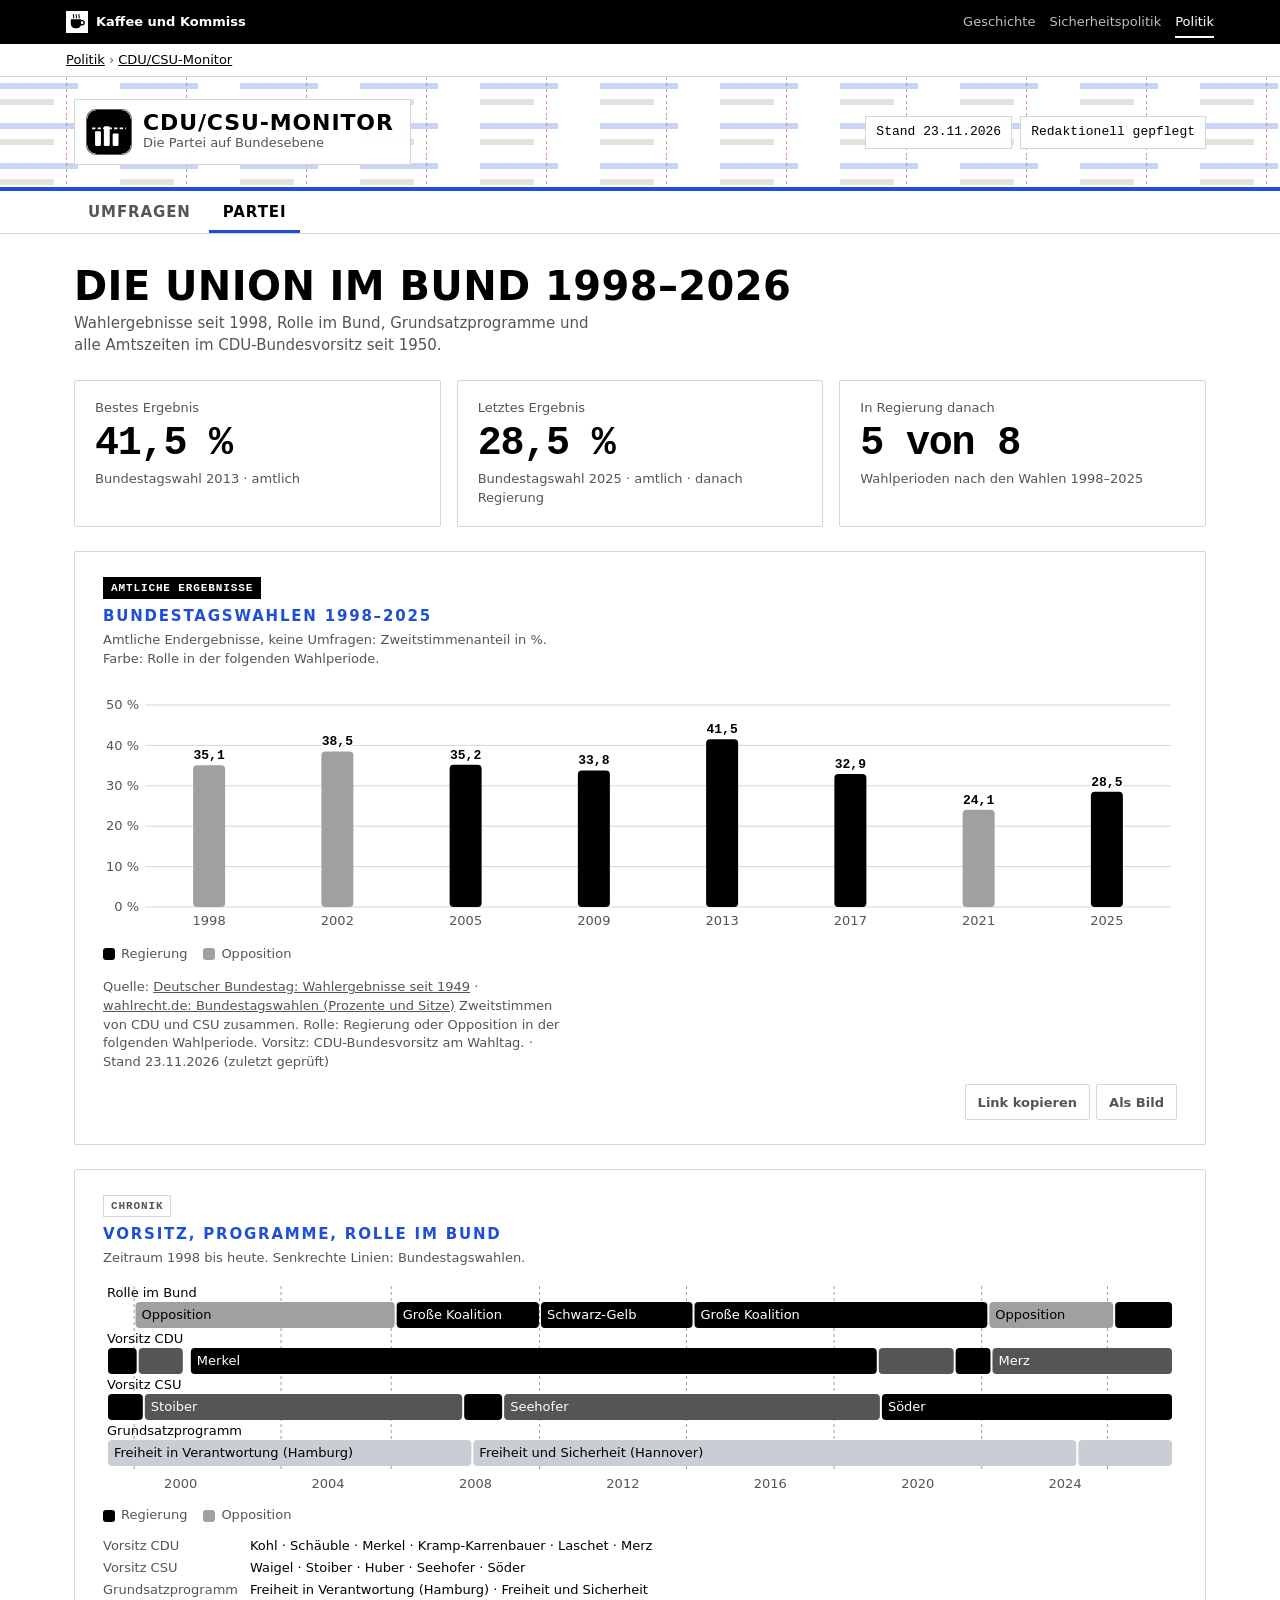
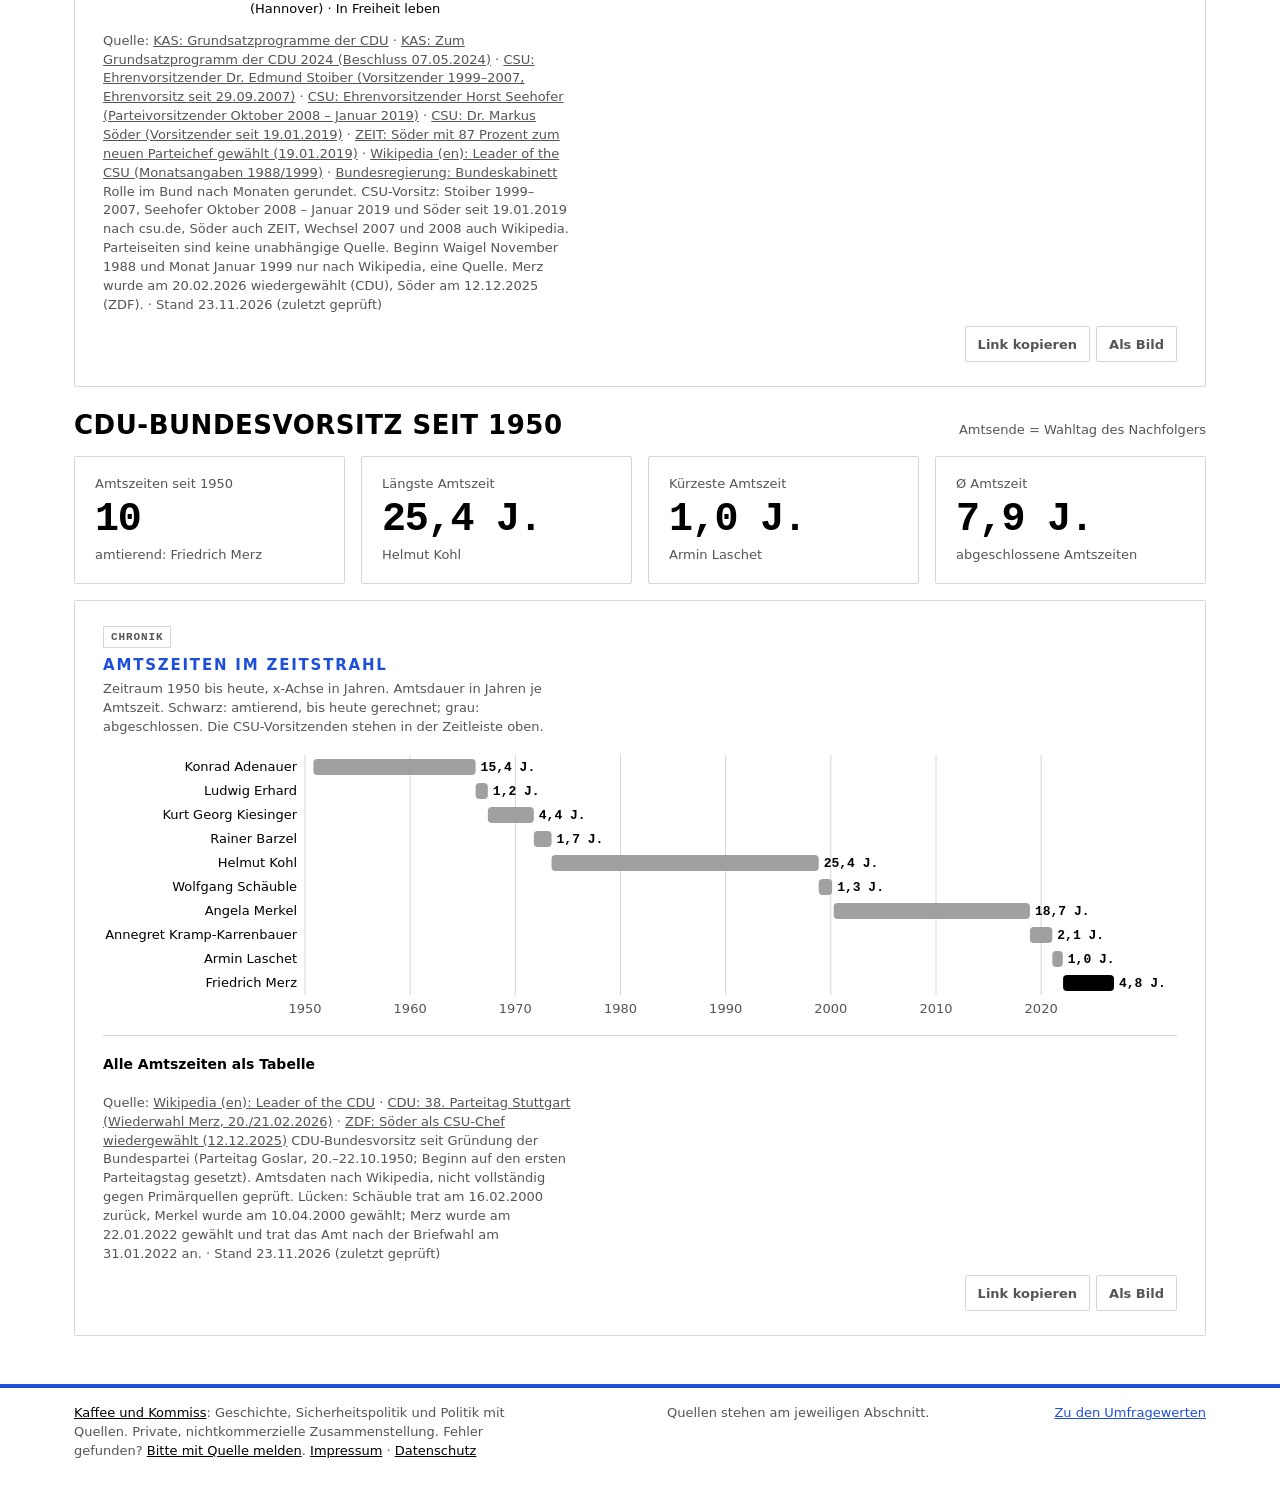
<file: partei.html>
<!doctype html>
<html lang="de" class="kk-b-poli">
<head>
<meta charset="utf-8">
<meta name="viewport" content="width=device-width, initial-scale=1">
<title>CDU/CSU-Monitor · Partei</title>
<meta name="description" content="CDU/CSU auf Bundesebene 1998–2026: Wahlergebnisse, Rolle im Bund, Parteivorsitz und Grundsatzprogramme.">
<link rel="canonical" href="https://kaffeeundkommiss.github.io/cducsu-monitor/partei.html">
<!-- Vorschaukarten für Social Media und Blogs. Bilder erzeugt og/make-og.py (Routine, wöchentlich). -->
<meta property="og:type" content="website">
<meta property="og:site_name" content="CDU/CSU-Monitor">
<meta property="og:locale" content="de_DE">
<meta property="og:title" content="CDU/CSU-Monitor · Partei">
<meta property="og:description" content="CDU/CSU auf Bundesebene 1998–2026: Wahlergebnisse, Rolle im Bund, Parteivorsitz und Grundsatzprogramme.">
<meta property="og:url" content="https://kaffeeundkommiss.github.io/cducsu-monitor/partei.html">
<meta property="og:image" content="https://kaffeeundkommiss.github.io/cducsu-monitor/og/partei.png">
<meta property="og:image:width" content="1200">
<meta property="og:image:height" content="630">
<meta property="og:image:alt" content="Balkendiagramm der CDU/CSU-Bundestagswahlergebnisse seit 1998, gefärbt nach Rolle im Bund">
<meta name="twitter:card" content="summary_large_image">
<meta name="twitter:title" content="CDU/CSU-Monitor · Partei">
<meta name="twitter:description" content="CDU/CSU auf Bundesebene 1998–2026: Wahlergebnisse, Rolle im Bund, Parteivorsitz und Grundsatzprogramme.">
<meta name="twitter:image" content="https://kaffeeundkommiss.github.io/cducsu-monitor/og/partei.png">
<link rel="icon" href="icons/favicon.ico" sizes="32x32">
<link rel="icon" href="icons/favicon.svg" type="image/svg+xml">
<link rel="apple-touch-icon" sizes="180x180" href="icons/apple-touch-icon.png">
<link rel="manifest" href="manifest.webmanifest">
<meta name="theme-color" content="#000000">
<meta name="apple-mobile-web-app-title" content="CDU/CSU-Monitor">
<meta name="apple-mobile-web-app-capable" content="yes">
<link rel="stylesheet" href="https://kaffeeundkommiss.github.io/schriften/schriften.css">
<link rel="stylesheet" href="basis.css">
<link rel="stylesheet" href="partei.css?v=2">
<link rel="stylesheet" href="bereich.css?v=3">
</head>
<body>
<div class="kk-leiste"><div class="kk-in">
  <a class="kk-haus" href="https://kaffeeundkommiss.github.io/"><img src="kk-tasse.svg" alt="" width="22" height="22"><span>Kaffee und Kommiss</span></a>
  <nav class="kk-bereiche" aria-label="Bereiche"><a href="https://kaffeeundkommiss.github.io/geschichte/">Geschichte</a><a href="https://kaffeeundkommiss.github.io/sicherheitspolitik/"><span class="kk-lang">Sicherheitspolitik</span><span class="kk-kurz">Sicherheit</span></a><a href="https://kaffeeundkommiss.github.io/politik/" aria-current="true">Politik</a></nav>
</div></div>

<nav class="kk-pfad" aria-label="Pfad"><div class="kk-in"><a href="https://kaffeeundkommiss.github.io/politik/">Politik</a> › <a href="index.html">CDU/CSU-Monitor</a></div></nav>
<header class="top">
  <div class="wrap">
    <div class="marke">
      <img src="icons/icon.svg" width="40" height="40" alt="">
      <div>
        <div class="name">CDU/CSU-Monitor</div>
        <div class="unter">Die Partei auf Bundesebene</div>
      </div>
    </div>
    <div class="badges">
      <span id="stand">Stand wird geladen …</span>
      <span>Redaktionell gepflegt</span>
    </div>
  </div>
</header>
<nav class="seiten" aria-label="Seiten">
  <div class="wrap">
    <a href="index.html">Umfragen</a>
    <a href="partei.html" aria-current="page">Partei</a>
  </div>
</nav>

<main>
  <section class="einleitung">
    <h1>Die Union im Bund 1998–2026</h1>
    <p>Wahlergebnisse seit 1998, Rolle im Bund, Grundsatzprogramme und alle Amtszeiten im CDU-Bundesvorsitz seit 1950.</p>
  </section>

  <section class="kennzahlen" id="kennzahlen" aria-label="Kennzahlen"></section>

  <section class="karte diagramm" id="bundestagswahlen" aria-labelledby="wahlen-titel" data-teilen="Bundestagswahlen" data-quelle="Bundeswahlleiterin">
    <span class="art amtlich">Amtliche Ergebnisse</span>
    <h2 id="wahlen-titel">Bundestagswahlen</h2>
    <p class="sub">Amtliche Endergebnisse, keine Umfragen: Zweitstimmenanteil in %. Farbe: Rolle in der folgenden Wahlperiode.</p>
    <div class="chart" id="chart-wahlen"></div>
    <div class="legende" id="legende-wahlen"></div>
    <p class="quelle" data-beleg="wahlen"></p>
  </section>


  <section class="karte diagramm" id="zeitleiste" aria-labelledby="zeit-titel" data-teilen="Vorsitz, Programme, Rolle im Bund" data-quelle="bpb, Bundeswahlleiterin">
    <span class="art chronik">Chronik</span>
    <h2 id="zeit-titel">Vorsitz, Programme, Rolle im Bund</h2>
    <p class="sub"><span id="zeit-zeitraum"></span>Senkrechte Linien: Bundestagswahlen.</p>
    <div class="chart" id="chart-zeit"></div>
    <div class="legende" id="legende-zeit"></div>
    <dl class="zeit-schluessel" id="schluessel-zeit" hidden></dl>
    <p class="quelle" data-beleg="zeitleiste"></p>
  </section>

  <section class="vorsitz" id="vorsitz" aria-labelledby="vorsitz-titel">
    <div class="kopfzeile">
      <h2 id="vorsitz-titel">CDU-Bundesvorsitz seit 1950</h2>
      <span class="hint">Amtsende = Wahltag des Nachfolgers</span>
    </div>
    <div class="kennzahlen" id="vorsitz-kennzahlen"></div>
    <div class="karte diagramm" id="vorsitzende" data-teilen="Parteivorsitz" data-quelle="CDU, bpb">
      <span class="art chronik">Chronik</span>
      <h2 id="vorsitz-chart-titel">Amtszeiten im Zeitstrahl</h2>
      <p class="sub"><span id="vorsitz-zeitraum"></span>Amtsdauer in Jahren je Amtszeit. Schwarz: amtierend, bis heute gerechnet; grau: abgeschlossen. Die CSU-Vorsitzenden stehen in der Zeitleiste oben.</p>
      <div class="chart" id="chart-vorsitz"></div>
      <details class="vtab">
        <summary>Alle Amtszeiten als Tabelle</summary>
        <div class="tabelle">
          <table id="tabelle-vorsitz">
            <thead><tr><th class="zahl">Nr.</th><th>Name</th><th>Beginn</th><th>Ende</th><th class="zahl">Jahre</th></tr></thead>
            <tbody></tbody>
          </table>
        </div>
      </details>
      <p class="quelle" data-beleg="vorsitz"></p>
    </div>
  </section>

</main>

<footer>
  <div class="wrap">
    <p class="kk-satz"><a href="https://kaffeeundkommiss.github.io/">Kaffee und Kommiss</a>: Geschichte, Sicherheitspolitik und Politik mit Quellen. Private, nichtkommerzielle Zusammenstellung. Fehler gefunden? <a href="https://kaffeeundkommiss.github.io/kontakt/">Bitte mit Quelle melden</a>. <a href="https://kaffeeundkommiss.github.io/kontakt/#impressum">Impressum</a> · <a href="https://kaffeeundkommiss.github.io/kontakt/#datenschutz">Datenschutz</a></p>
    <span>Quellen stehen am jeweiligen Abschnitt.</span>
    <span><a href="index.html">Zu den Umfragewerten</a></span>
  </div>
</footer>

<!-- ?v= bei jeder Änderung an monitor-utils.js / partei-utils.js hochzählen (Browser-Cache). -->
<script src="monitor-utils.js?v=3"></script>
<script src="partei-utils.js?v=3"></script>
<script src="teilen.js?v=2"></script>
<script src="partei-seite.js?v=3"></script>
</body>
</html>
</file>
<file: basis.css>
/* Kaffee und Kommiss: gemeinsames Grundsystem aller Bereiche (Variante B, 08.11.2026).
   Original im Repo kaffeeundkommiss/kaffeeundkommiss.github.io, Kopien in den Bereichs-Repos bitte gleich halten.
   Jeder Bereich setzt nur --kk-akzent, --kk-akzent-hell, --kk-kopf, --kk-muster und --kk-markierung. */
:root{
  --kk-grund:#F3F0E8; --kk-papier:#FFFDF8; --kk-tinte:#23211C; --kk-grau:#625B4E; --kk-linie:#DAD2C2;
  --kk-schild:rgba(255,253,248,.95); --kk-dimm:transparent;
  --kk-leiste:#000000; --kk-leiste-ink:#FFFFFF; --kk-leiste-mute:#BDBDBD;
  --kk-titel:"Barlow Condensed","Arial Narrow",system-ui,sans-serif;
  --kk-text:"IBM Plex Sans",system-ui,-apple-system,"Segoe UI",sans-serif;
  --kk-mono:"IBM Plex Mono",ui-monospace,"SF Mono",Menlo,monospace;
  --kk-max:960px;
  --kk-akzent:#2C281F; --kk-akzent-hell:#EEE6D6; --kk-kopf:#E9E2D3; --kk-muster:none; --kk-markierung:#CBB18C;
}
@media (prefers-color-scheme: dark){
  :root:not([data-theme="light"]){
    --kk-grund:#1D1B16; --kk-papier:#26231C; --kk-tinte:#ECE5D6; --kk-grau:#B3A891; --kk-linie:#3B362B;
    --kk-schild:rgba(38,35,28,.95); --kk-dimm:rgba(20,18,14,.5); --kk-leiste:#000000;
    --kk-akzent:#CBB18C; --kk-akzent-hell:#3A3427; --kk-kopf:#2E2A22;
  }
}
:root[data-theme="dark"]{
  --kk-grund:#1D1B16; --kk-papier:#26231C; --kk-tinte:#ECE5D6; --kk-grau:#B3A891; --kk-linie:#3B362B;
  --kk-schild:rgba(38,35,28,.95); --kk-dimm:rgba(20,18,14,.5); --kk-leiste:#000000;
  --kk-akzent:#CBB18C; --kk-akzent-hell:#3A3427; --kk-kopf:#2E2A22;
}

/* Leiste ganz oben: Rückweg zur Startseite und Wechsel zwischen den Bereichen.
   Seit 10.11.2026 auf allen Seiten fest Schwarz-Weiß (schwarze Tasse auf Weiß), unabhängig von Bereich und Modus. */
.kk-leiste{background:#000;color:#fff;font:500 13px/1.2 var(--kk-text)}
.kk-leiste .kk-in{max-width:var(--kk-max);margin:0 auto;padding:6px max(16px,env(safe-area-inset-right,0px)) 6px max(16px,env(safe-area-inset-left,0px));
  display:flex;align-items:center;justify-content:space-between;gap:12px}
.kk-haus{display:inline-flex;align-items:center;gap:8px;color:inherit;text-decoration:none;font-weight:600;white-space:nowrap;min-height:32px}
.kk-haus img{width:22px;height:22px;flex:none}
.kk-bereiche{display:flex;gap:14px}
.kk-bereiche a{color:#BDBDBD;text-decoration:none;white-space:nowrap;padding:8px 0 6px;border-bottom:2px solid transparent}
.kk-bereiche a:hover{color:#fff}
.kk-bereiche a[aria-current]{color:#fff;border-bottom-color:#fff}
.kk-leiste a:focus-visible{outline:2px solid #fff;outline-offset:2px}
.kk-kurz{display:none}
@media (max-width:520px){ .kk-lang{display:none} .kk-kurz{display:inline} .kk-bereiche{gap:12px} }
@media (max-width:360px){ .kk-haus span{display:none} }

/* Kopfband mit Bereichsmuster und Schild */
.kk-kopf{background:linear-gradient(var(--kk-dimm),var(--kk-dimm)),var(--kk-muster),var(--kk-kopf);border-bottom:4px solid var(--kk-akzent)}
.kk-schild{display:inline-flex;align-items:center;gap:12px;background:var(--kk-schild);padding:10px 16px 10px 12px;border:1px solid var(--kk-linie);color:var(--kk-tinte);text-decoration:none}
.kk-name{font:700 22px/1.05 var(--kk-titel);text-transform:uppercase;letter-spacing:.04em}
.kk-unter{font:400 13px/1.35 var(--kk-text);color:var(--kk-grau)}
/* Handy: Kopfband flacher, damit Hauptinhalt früher sichtbar ist (Arbeitspaket 3, 22.11.2026).
   Gilt für beide Kopfbauarten (.kk-kopf und header.top). :root:root hebt die Spezifität über die
   seiteneigenen Regeln in style.css/bereich.css, die nach basis.css geladen werden. Desktop unverändert. */
@media (max-width:640px){
  :root:root .kk-kopf .kk-in,:root:root .kk-kopf .wrap,:root:root header.top>.wrap{padding-top:12px;padding-bottom:12px;row-gap:8px}
  :root:root .kk-schild,:root:root header.top .marke{padding:7px 12px 7px 10px}
}

/* Fuß */
.kk-fuss{border-top:4px solid var(--kk-akzent);background:var(--kk-papier);color:var(--kk-grau);font:400 13px/1.5 var(--kk-text)}
.kk-fuss .kk-in{max-width:var(--kk-max);margin:0 auto;padding:14px 16px 28px}
.kk-fuss p{margin:4px 0}
.kk-fuss a{color:var(--kk-tinte)}

/* Bereiche: Akzentfarbe, Kopfmuster, Markierung in der Leiste. Klasse am <html>-Element. */
.kk-b-gesch{--kk-akzent:#AD281D;--kk-akzent-hell:#F3DEDA;--kk-kopf:#E4E6E0;--kk-markierung:#E4533F;--kk-muster:url("data:image/svg+xml,%3Csvg xmlns='http://www.w3.org/2000/svg' width='48' height='48'%3E%3Cpath d='M0 .5H48M.5 0V48' stroke='%23AD281D' stroke-opacity='.25'/%3E%3Cpath d='M0 24.5H48M24.5 0V48' stroke='%23787060' stroke-opacity='.14'/%3E%3C/svg%3E")}
.kk-b-sipo{--kk-akzent:#4C5233;--kk-akzent-hell:#E4E5D6;--kk-kopf:#CBB18C;--kk-markierung:#A4AE7A;--kk-muster:url("tarn.svg")}
.kk-b-poli{--kk-akzent:#1E4FD8;--kk-akzent-hell:#E3EAFB;--kk-kopf:#ECEEF3;--kk-markierung:#7C9BF0;--kk-muster:url("data:image/svg+xml,%3Csvg xmlns='http://www.w3.org/2000/svg' width='120' height='40'%3E%3Crect y='6' width='78' height='6' fill='%231E4FD8' fill-opacity='.24'/%3E%3Crect y='22' width='54' height='6' fill='%23787060' fill-opacity='.2'/%3E%3Cpath d='M66.5 0V40' stroke='%23C8322B' stroke-opacity='.5' stroke-dasharray='3 3'/%3E%3C/svg%3E")}
@media (prefers-color-scheme: dark){
  :root.kk-b-gesch:not([data-theme="light"]),:root:not([data-theme="light"]) .kk-b-gesch{--kk-akzent:#E4533F;--kk-akzent-hell:#3D2420;--kk-kopf:#24221D;--kk-markierung:#E4533F}
  :root.kk-b-sipo:not([data-theme="light"]),:root:not([data-theme="light"]) .kk-b-sipo{--kk-akzent:#A4AE7A;--kk-akzent-hell:#2F3324;--kk-kopf:#CBB18C;--kk-markierung:#A4AE7A}
  :root.kk-b-poli:not([data-theme="light"]),:root:not([data-theme="light"]) .kk-b-poli{--kk-akzent:#7C9BF0;--kk-akzent-hell:#1F2740;--kk-kopf:#22242A;--kk-markierung:#7C9BF0}
}
:root[data-theme="dark"].kk-b-gesch,:root[data-theme="dark"] .kk-b-gesch{--kk-akzent:#E4533F;--kk-akzent-hell:#3D2420;--kk-kopf:#24221D;--kk-markierung:#E4533F}
:root[data-theme="dark"].kk-b-sipo,:root[data-theme="dark"] .kk-b-sipo{--kk-akzent:#A4AE7A;--kk-akzent-hell:#2F3324;--kk-kopf:#CBB18C;--kk-markierung:#A4AE7A}
:root[data-theme="dark"].kk-b-poli,:root[data-theme="dark"] .kk-b-poli{--kk-akzent:#7C9BF0;--kk-akzent-hell:#1F2740;--kk-kopf:#22242A;--kk-markierung:#7C9BF0}

/* Lesefluss: Zeilenlänge für Fließtext begrenzen. 36em ergibt etwa 70–75 Zeichen je Zeile (Startwert).
   :where() hat keine Spezifität, seiteneigene max-width-Regeln gehen daher immer vor. */
:where(p,dd){max-width:36em}
:where(.srcs,.srclist)>li{max-width:40em}
/* Kurze Übergänge für Links und Schaltflächen, abgeschaltet bei „Bewegung reduzieren“ */
:where(a,button,summary){transition:color .15s ease,background-color .15s ease,border-color .15s ease,text-decoration-color .15s ease,opacity .15s ease}
@media (prefers-reduced-motion:reduce){:where(a,button,summary){transition:none}}

/* Pfad zur Themenübersicht unter der Leiste */
.kk-pfad{background:var(--kk-papier);border-bottom:1px solid var(--kk-linie);font:500 13px/1.4 var(--kk-text);color:var(--kk-grau)}
.kk-pfad .kk-in{max-width:var(--kk-max);margin:0 auto;padding:7px max(16px,env(safe-area-inset-right,0px)) 7px max(16px,env(safe-area-inset-left,0px))}
.kk-pfad a{color:var(--kk-tinte)}
.kk-pfad [aria-current]{color:var(--kk-grau)}
</file>
<file: bereich.css>
/* Bereichsnote Politik im Grundsystem Kaffee und Kommiss (basis.css): Blau, Umfragebalken im Kopfband, gelbes Signet.
   Schwarz, Weiß und neutrale Grautöne ohne Farbstich (17.11.2026); Farbe tragen nur Daten, Akzent und Signet.
   Überschreibt Grundfarben, Kopf, Navigation, Fuß und Ecken von index.html und partei.html.
   Die Seite hat keinen Dunkelmodus, deshalb bleibt auch das Grundsystem hell. */
:root.kk-b-poli { --kk-max: 1180px;
  --bg: #FFFFFF; --paper: #FFFFFF; --ink: #000000; --mute: #555555; --line: #D6D6D6; --rail: #ECECEC; --hair: #EEEEEE;
  --keine-bg: #EEEEEE; --keine-fg: #555555; --r: 2px;
  /* weiß wie Startseite und Politik-Übersicht (10.11.2026) */
  --kk-grund: #FFFFFF; --kk-papier: #FFFFFF; --kk-tinte: #000000; --kk-grau: #555555; --kk-linie: #D6D6D6;
  --kk-schild: rgba(255,255,255,.96); --kk-kopf: #FFFFFF }
@media (prefers-color-scheme: dark) { :root.kk-b-poli:not([data-theme="light"]) {
  --kk-grund: #FFFFFF; --kk-papier: #FFFFFF; --kk-tinte: #000000; --kk-grau: #555555; --kk-linie: #D6D6D6;
  --kk-schild: rgba(255,255,255,.96); --kk-dimm: transparent; --kk-leiste: #000000;
  --kk-akzent: #1E4FD8; --kk-akzent-hell: #E3EAFB; --kk-kopf: #FFFFFF; --kk-markierung: #7C9BF0; color-scheme: light } }

/* Kopf: Kopfband mit Umfragebalken statt dunklem Balken */
.kk-b-poli header.top { background: linear-gradient(var(--kk-dimm), var(--kk-dimm)), var(--kk-muster), var(--kk-kopf);
  color: var(--kk-tinte); border-bottom: 4px solid var(--kk-akzent) }
.kk-b-poli header.top .wrap { padding-top: 22px; padding-bottom: 22px }
.kk-b-poli .marke { background: var(--kk-schild); border: 1px solid var(--kk-linie); padding: 10px 16px 10px 12px; gap: 12px }
.kk-b-poli .marke img { width: 44px; height: 44px }
.kk-b-poli .marke .name { font: 700 22px/1.05 var(--kk-titel); text-transform: uppercase; letter-spacing: .04em }
.kk-b-poli .marke .unter { color: var(--kk-grau) }
.kk-b-poli .badges span { background: var(--kk-schild); border-color: var(--kk-linie); border-radius: 0 }
.kk-b-poli .badge-knopf { background: var(--kk-schild); border-color: var(--kk-akzent); color: var(--kk-akzent); border-radius: 0 }
.kk-b-poli .badge-knopf:hover { background: var(--kk-akzent); color: #fff }

/* Seitennavigation wie in den anderen Bereichen: helle Leiste, Versalien, Akzentstrich */
.kk-b-poli nav.seiten { background: var(--paper); border-top: 0; border-bottom: 1px solid var(--line) }
.kk-b-poli nav.seiten a { color: var(--mute); font: 600 15px/1.2 var(--kk-titel); text-transform: uppercase; letter-spacing: .06em; padding: 12px 14px 9px }
.kk-b-poli nav.seiten a:hover { color: var(--ink) }
.kk-b-poli nav.seiten a[aria-current="page"] { color: var(--ink); border-bottom-color: var(--kk-akzent) }
.kk-b-poli nav.seiten a:focus-visible { outline-color: var(--kk-akzent) }

/* Überschriften in der Titelschrift */
.kk-b-poli main h2 { font: 700 26px/1.1 var(--kk-titel); text-transform: uppercase; letter-spacing: .02em }
.kk-b-poli .einleitung h1 { font: 700 clamp(30px, 5vw, 40px)/1.02 var(--kk-titel); text-transform: uppercase; letter-spacing: .01em }
.kk-b-poli .ueberschrift, .kk-b-poli .diagramm h2 { font: 600 15px/1.2 var(--kk-titel); letter-spacing: .12em; text-transform: uppercase; color: var(--kk-akzent) }

/* Eckige Formen wie im Grundsystem */
.kk-b-poli .karte, .kk-b-poli .kennzahlen > div, .kk-b-poli .chip, .kk-b-poli .momentaufnahme,
.kk-b-poli details.insts > summary, .kk-b-poli button, .kk-b-poli .kachel { border-radius: 2px }

/* Fuß: gemeinsamer Abschluss mit Akzentlinie */
.kk-b-poli footer { margin-top: 40px; background: var(--paper); border-top: 4px solid var(--kk-akzent) }
.kk-b-poli footer .wrap { border-top: 0; padding: 16px 24px 28px }
.kk-b-poli footer .kk-satz { flex-basis: 100%; margin: 0; color: var(--mute) }
.kk-b-poli footer .kk-satz a { color: var(--ink) }
@media (max-width: 599px) { .kk-b-poli footer .wrap { padding-left: 16px; padding-right: 16px } }

/* Monitorname ist auf der Umfrageseite die Hauptüberschrift (h1) */
.marke h1.name { margin: 0 }

/* Kennzeichen über Diagrammen (22.11.2026): Umfrage, amtliches Ergebnis oder Chronik.
   Als Text, nicht nur als Farbe, damit es auch in Graustufen und auf Screenshots eindeutig ist.
   Umfragen gestrichelt (Schätzung), amtliche Ergebnisse vollflächig (festgestellt). */
.art { display: inline-block; margin: 0 0 8px; padding: 3px 7px; font: 600 11px/1.3 var(--mono, monospace);
  letter-spacing: .08em; text-transform: uppercase; border: 1px solid; border-radius: 0; white-space: nowrap }
.art.umfrage { color: var(--kk-akzent, #1E4FD8); border-style: dashed; background: #FFFFFF }
.art.amtlich { color: #FFFFFF; background: #000000; border-color: #000000 }
.art.chronik { color: #555555; border-color: #D6D6D6; background: #FFFFFF }
</file>
<file: partei.css>
/* Gestaltung von partei.html. */
  /* Farben und Schrift wie index.html. Rollen: Regierung = --partei, Opposition = --opp,
     nicht im Bundestag = --huerde. */
  :root{
    --bg:#F5F6F2; --paper:#FFFFFF; --ink:#171A21; --mute:#5E6470; --line:#E3E5DE;
    --rail:#EEF0EA; --hair:#F0F1EC;
    --ueber:#1E4FD8; --partei:#000000; --huerde:#7A1E14; --opp:#A0A0A0;
    --body:"IBM Plex Sans",system-ui,sans-serif;
    --mono:"IBM Plex Mono",ui-monospace,monospace;
    --max:1180px; --r:14px;
  }
  *{box-sizing:border-box}
  html{-webkit-text-size-adjust:100%}
  body{margin:0;background:var(--bg);color:var(--ink);font-family:var(--body);font-size:15px;line-height:1.45}
  a{color:var(--ueber)} a:hover{color:#163BA3}
  .wrap{max-width:var(--max);margin:0 auto;padding:0 24px}
  h2{margin:0;font-size:22px;font-weight:700;letter-spacing:-.01em}

  /* ---------- Kopf (wie index.html) ---------- */
  header.top{background:var(--ink);color:#F5F6F2}
  header.top .wrap{display:flex;flex-wrap:wrap;align-items:center;justify-content:space-between;gap:16px;padding-top:18px;padding-bottom:18px}
  .marke{display:flex;align-items:center;gap:14px}
  .marke img{width:40px;height:40px;display:block;border-radius:9px;box-shadow:0 0 0 1px #5A606B}
  .marke .name{font-weight:700;font-size:20px;letter-spacing:-.01em}
  .marke .unter{font-size:13px;color:#B9BDC6}
  .badges{display:flex;flex-wrap:wrap;gap:8px;font-family:var(--mono);font-size:13px}
  .badges span{padding:6px 10px;border:1px solid #3A3F4B;border-radius:6px;white-space:nowrap}
  nav.seiten{background:var(--ink);border-top:1px solid #2A2E38}
  nav.seiten .wrap{display:flex;gap:4px}
  nav.seiten a{color:#B9BDC6;text-decoration:none;font-weight:600;font-size:14px;padding:12px 14px;border-bottom:3px solid transparent}
  nav.seiten a:hover{color:#F5F6F2}
  nav.seiten a[aria-current="page"]{color:#F5F6F2;border-bottom-color:#F5F6F2}
  nav.seiten a:focus-visible{outline:2px solid #F5F6F2;outline-offset:-2px}

  main{max-width:var(--max);margin:0 auto;padding:32px 24px 8px;display:flex;flex-direction:column;gap:24px}
  .karte{background:var(--paper);border:1px solid var(--line);border-radius:var(--r)}
  .einleitung h1{margin:0;font-size:28px;font-weight:700;letter-spacing:-.015em}
  .einleitung p{margin:6px 0 0;color:var(--mute);max-width:36em}

  .kennzahlen{display:grid;grid-template-columns:repeat(auto-fit,minmax(200px,1fr));gap:16px}
  .kennzahlen .karte{padding:18px 20px}
  .kennzahlen .lbl{font-size:13px;color:var(--mute)}
  .kennzahlen .num{font-family:var(--mono);font-weight:600;font-size:40px;letter-spacing:-.03em;line-height:1.1;margin-top:4px}
  .kennzahlen .num.rot{color:var(--huerde)}
  .kennzahlen .sub{font-size:13px;color:var(--mute);margin-top:4px}

  .diagramm{padding:24px 28px;min-width:0}
  .diagramm h2{font-size:15px;font-weight:600;text-transform:uppercase;letter-spacing:.06em;color:var(--mute)}
  .diagramm .sub{margin:6px 0 14px;font-size:13px;color:var(--mute);max-width:36em}
  .chart{position:relative;min-height:240px}
  .chart svg{display:block;width:100%;height:auto;overflow:visible}
  .chart text{font-family:var(--body);font-size:13px;fill:var(--mute)}
  .chart text.stark{fill:var(--ink);font-weight:500}
  .chart text.wert{font-family:var(--mono);font-weight:600;fill:var(--ink)}
  /* Werte über Linien freistellen, wie .fv-frei auf der Umfrageseite */
  .chart text.frei{paint-order:stroke fill;stroke:var(--paper);stroke-width:3.5px;stroke-linejoin:round}
  .legende{display:flex;flex-wrap:wrap;gap:6px 16px;margin-top:12px;font-size:13px;color:var(--mute)}
  .legende span{display:inline-flex;align-items:center;gap:6px}
  .legende i{width:12px;height:12px;border-radius:3px;display:inline-block}

  #chart-zeit{min-height:0}
  /* Schlüssel unter der Zeitleiste: nennt, was in zu schmalen Balken nicht beschriftet ist */
  .zeit-schluessel{margin:12px 0 0;display:grid;grid-template-columns:auto 1fr;gap:4px 12px;font-size:13px;line-height:1.4}
  .zeit-schluessel dt{color:var(--mute)}
  .zeit-schluessel dd{margin:0}

  .tip{position:absolute;pointer-events:none;display:none;z-index:2;max-width:280px;
    background:var(--paper);border:1px solid var(--line);border-radius:8px;
    padding:8px 10px;font-size:13px;line-height:1.45;box-shadow:0 4px 14px rgba(23,26,33,.16)}
  .tip .k{font-family:var(--mono);color:var(--mute);margin-bottom:2px}
  .tip .m{font-weight:600}

  .kopfzeile{display:flex;justify-content:space-between;align-items:baseline;flex-wrap:wrap;gap:8px}
  .kopfzeile .hint{font-size:13px;color:var(--mute)}
  .vorsitz{display:flex;flex-direction:column;gap:16px}
  details.vtab{margin-top:16px;border-top:1px solid var(--line);padding-top:12px}
  details.vtab>summary{cursor:pointer;font-size:14px;font-weight:600;min-height:32px;display:flex;align-items:center}
  details.vtab>summary:focus-visible{outline:2px solid var(--ueber);outline-offset:2px}
  .tabelle{overflow-x:auto;margin-top:8px}
  .tabelle table{width:100%;border-collapse:collapse;font-size:14px;min-width:420px}
  .tabelle th{text-align:left;padding:8px 12px;font-size:13px;font-weight:600;text-transform:uppercase;letter-spacing:.05em;color:var(--mute)}
  .tabelle td{padding:8px 12px;border-top:1px solid var(--hair)}
  .tabelle td.zahl,.tabelle th.zahl{text-align:right;font-family:var(--mono)}
  .tabelle td.datum{font-family:var(--mono);color:var(--mute)}
  .tabelle tr.laufend td{font-weight:600}
  .quelle{margin:14px 0 0;font-size:13px;color:var(--mute)}
  .quelle a{color:var(--mute)}
  .fehler{padding:20px;font-size:14px;color:#8A1C12;background:#FDECEA;border-radius:var(--r)}

  footer{margin-top:40px}
  footer .wrap{border-top:1px solid var(--line);padding:20px 0 48px;display:flex;flex-wrap:wrap;justify-content:space-between;gap:12px;font-size:13px;color:var(--mute)}

  @media(max-width:599px){
    .wrap,main{padding-left:16px;padding-right:16px}
    main{padding-top:20px}
    .einleitung h1{font-size:24px}
    .diagramm{padding:18px 16px}
    .kennzahlen{grid-template-columns:repeat(2,minmax(0,1fr));gap:10px}
    .kennzahlen .karte{padding:14px}
    .kennzahlen .num{font-size:26px}
    .zeit-schluessel{grid-template-columns:1fr;gap:0}
    .zeit-schluessel dd{margin-bottom:8px}
  }
</file>
